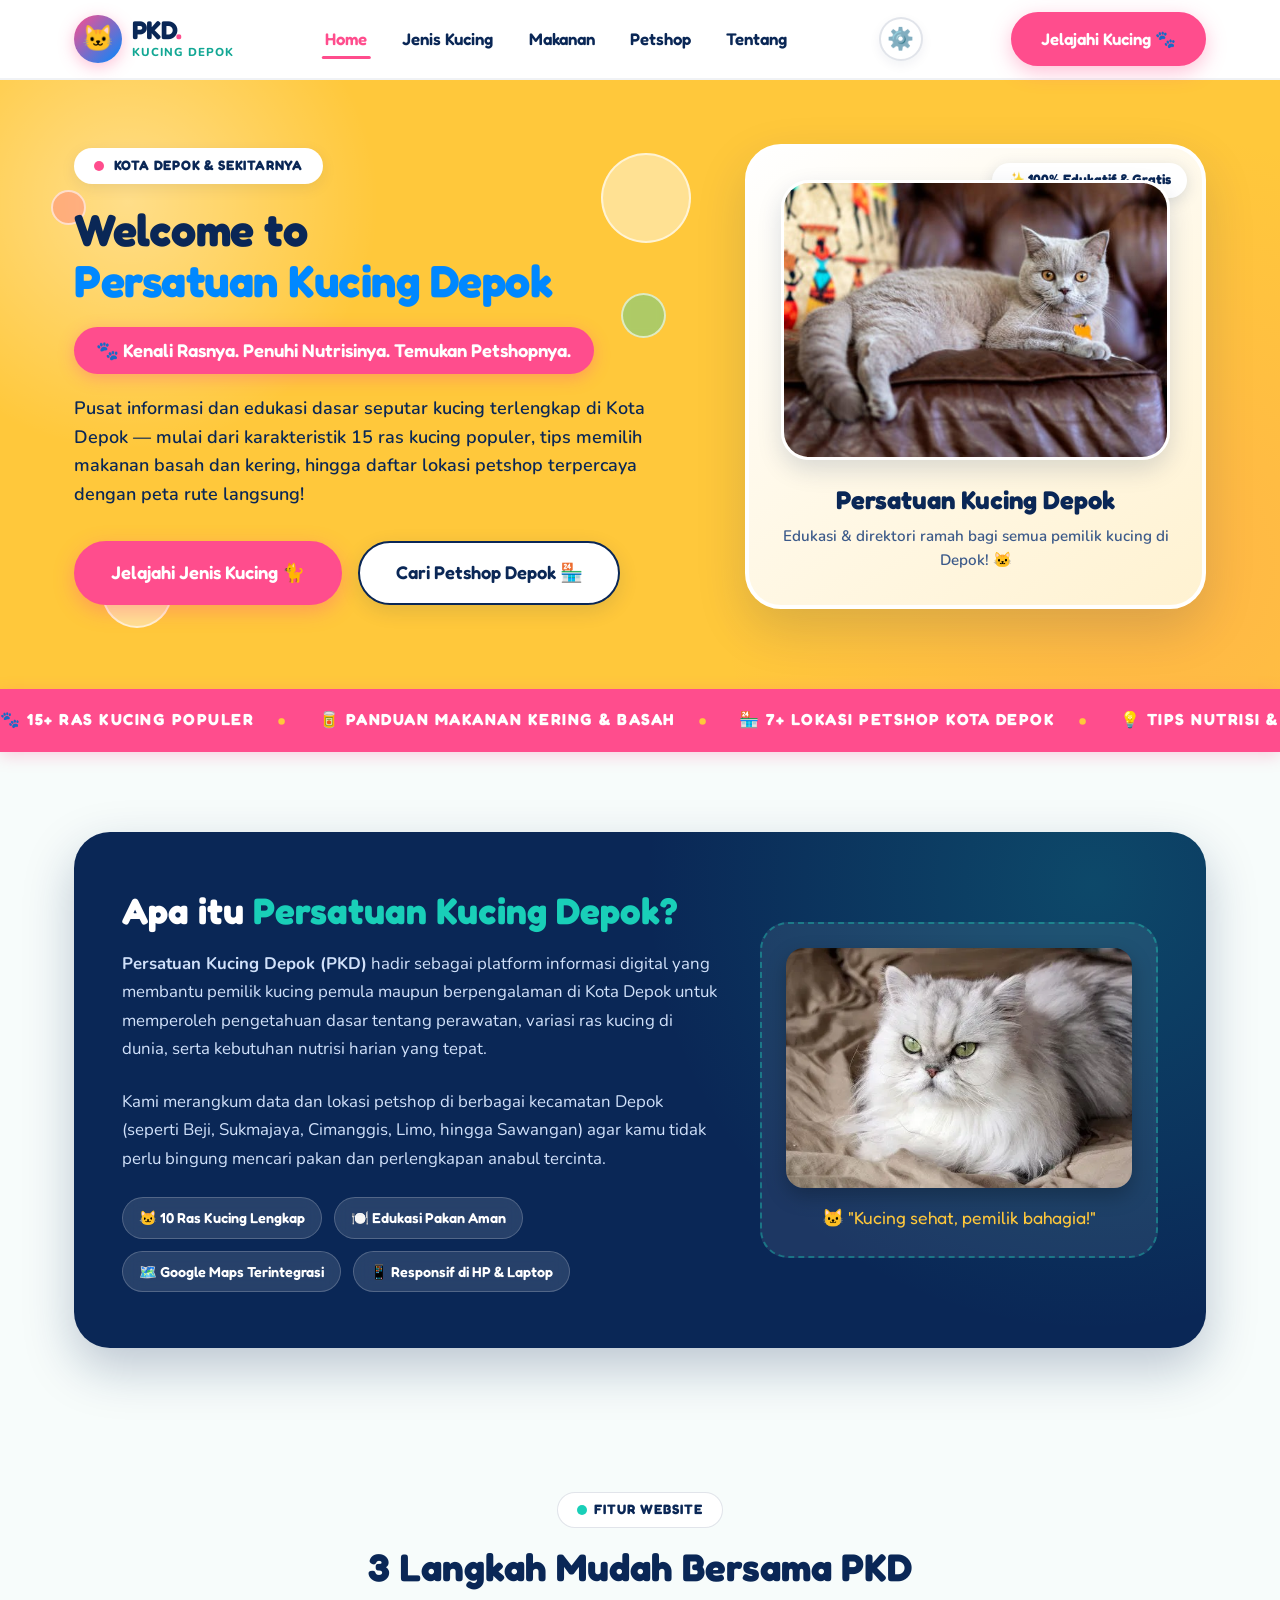
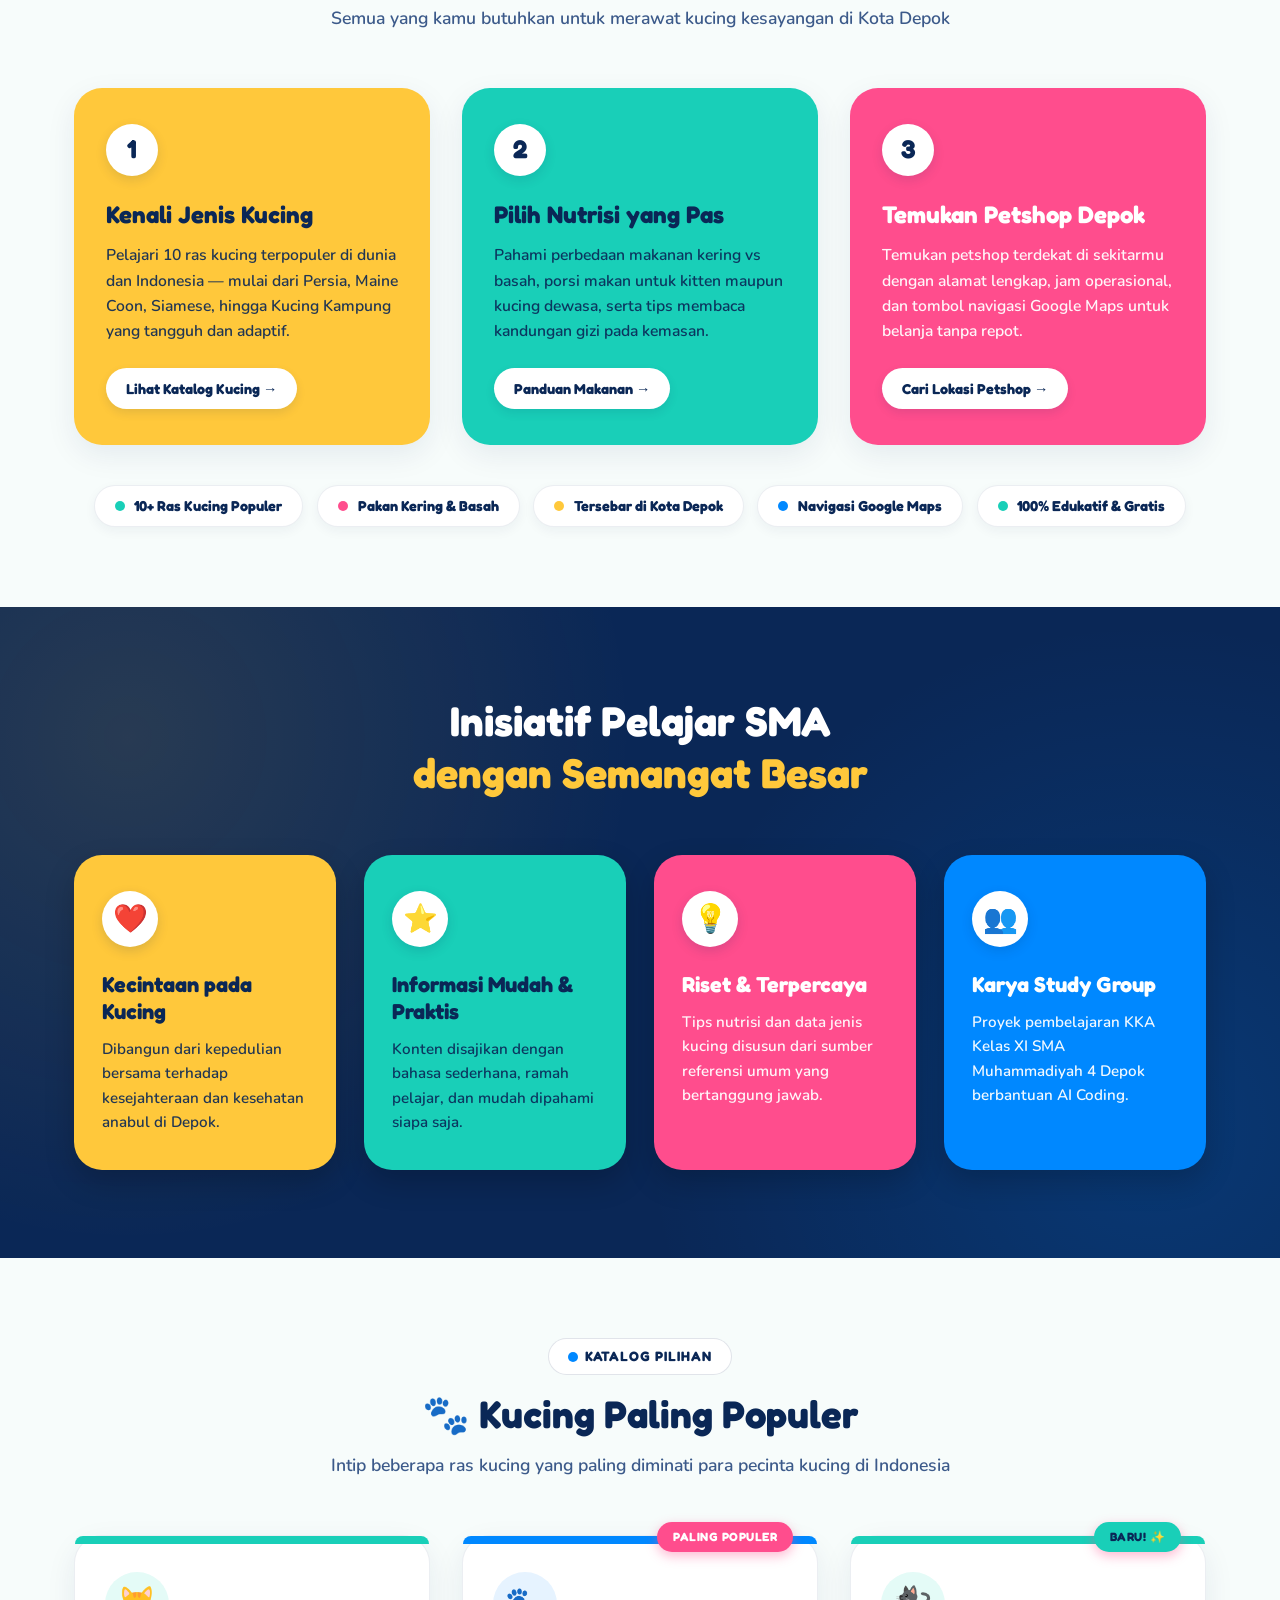
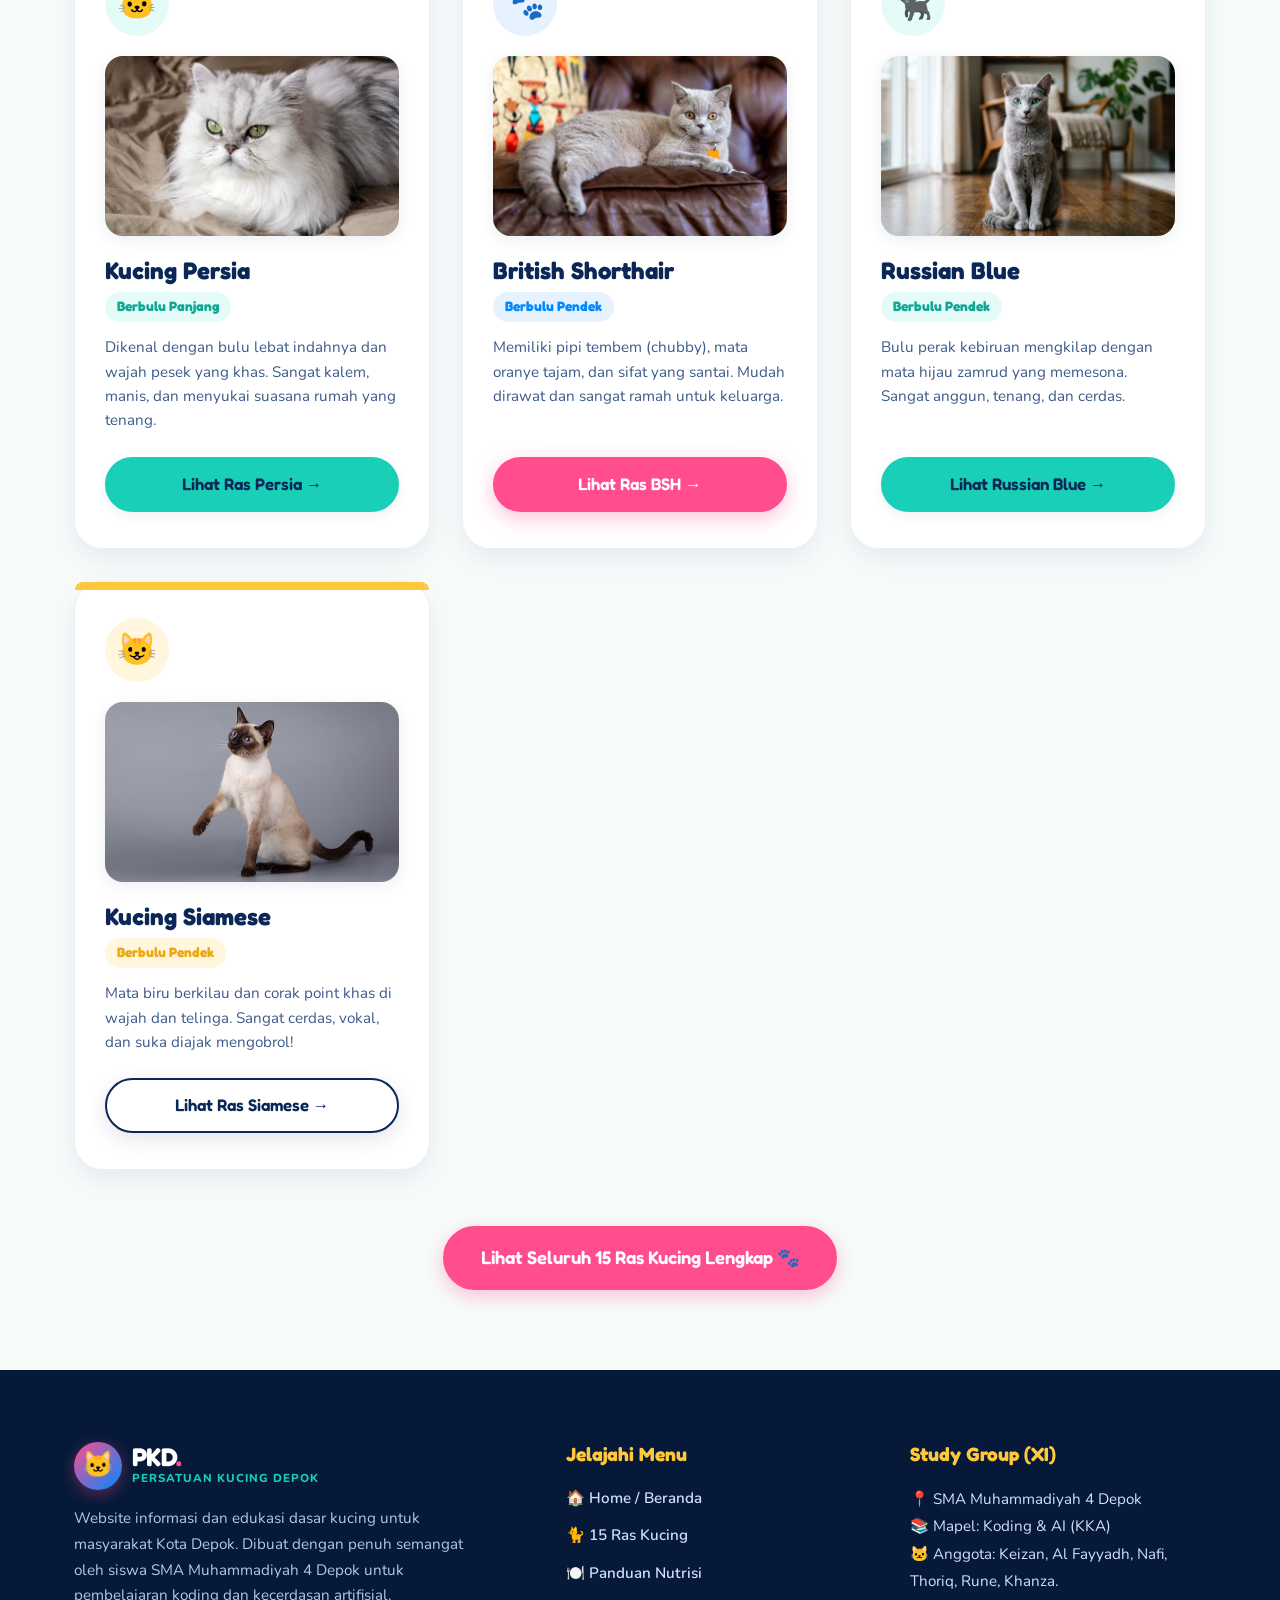
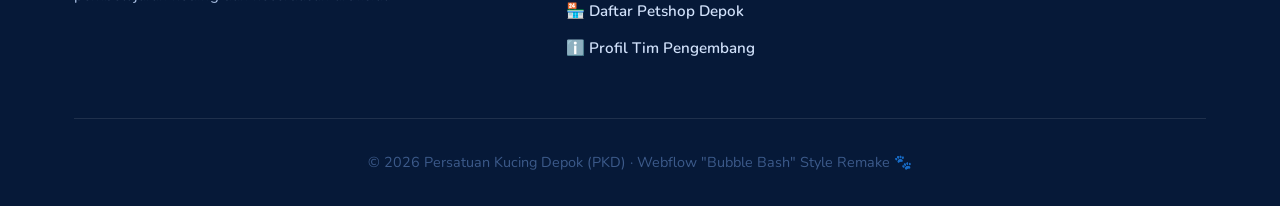
<file: index.html>
<!DOCTYPE html>
<html lang="id">
<head>
  <meta charset="UTF-8" />
  <meta name="viewport" content="width=device-width, initial-scale=1.0" />
  <meta name="description" content="Persatuan Kucing Depok (PKD) — Pusat informasi kucing untuk warga Depok: jenis kucing, makanan, dan petshop terpercaya." />
  <title>Beranda — Persatuan Kucing Depok (PKD)</title>

  <!-- Google Fonts: Fredoka (Heading) & Nunito (Body) -->
  <link rel="preconnect" href="https://fonts.googleapis.com" />
  <link rel="preconnect" href="https://fonts.gstatic.com" crossorigin />
  <link href="https://fonts.googleapis.com/css2?family=Fredoka:wght@400;500;600;700&family=Nunito:wght@400;600;700;800;900&display=swap" rel="stylesheet" />

  <!-- Stylesheet -->
  <link rel="stylesheet" href="css/style.css" />
</head>
<body>

  <!-- ==================== HEADER ==================== -->
  <header class="header" role="banner">
    <div class="container">
      <div class="header-inner">

        <!-- Logo Bubble Bash Style -->
        <a href="index.html" class="logo" aria-label="PKD — Halaman Beranda">
          <div class="logo-bubble" aria-hidden="true">🐱</div>
          <div class="logo-text-group">
            <span class="logo-title">PKD<span>.</span></span>
            <span class="logo-sub">Kucing Depok</span>
          </div>
        </a>

        <!-- Hamburger button (mobile) -->
        <button class="hamburger" aria-label="Buka menu navigasi" aria-expanded="false" aria-controls="nav-menu">
          <span class="hamburger-line"></span>
          <span class="hamburger-line"></span>
          <span class="hamburger-line"></span>
        </button>

        <!-- Navigation Menu -->
        <nav aria-label="Navigasi utama">
          <ul class="nav-menu" id="nav-menu" role="list">
            <li><a href="index.html"   class="nav-link active">Home</a></li>
            <li><a href="kucing.html"  class="nav-link">Jenis Kucing</a></li>
            <li><a href="makanan.html" class="nav-link">Makanan</a></li>
            <li><a href="petshop.html" class="nav-link">Petshop</a></li>
            <li><a href="tentang.html" class="nav-link">Tentang</a></li>
          </ul>
        </nav>

        <!-- Header CTA Button -->
        <a href="kucing.html" class="btn btn-pink header-cta">Jelajahi Kucing 🐾</a>

      </div>
    </div>
  </header>

  <!-- ==================== MAIN ==================== -->
  <main id="main-content">

    <!-- HERO SECTION (SUNNY YELLOW & BUBBLE BASH STYLE) -->
    <section class="hero-bubble" aria-labelledby="hero-heading">
      <!-- Floating Background Bubbles -->
      <div class="floating-circle circle-1" aria-hidden="true"></div>
      <div class="floating-circle circle-2" aria-hidden="true"></div>
      <div class="floating-circle circle-3" aria-hidden="true"></div>
      <div class="floating-circle circle-4" aria-hidden="true"></div>

      <div class="container">
        <div class="hero-grid">

          <!-- Left Column: Content -->
          <div class="hero-content">
            <div class="pill-badge">
              <span class="pill-dot"></span>
              KOTA DEPOK & SEKITARNYA
            </div>

            <h1 class="hero-title" id="hero-heading">
              Welcome to<br />
              <span class="brand-highlight">Persatuan Kucing Depok</span>
            </h1>

            <div class="hero-ribbon-pill">
              🐾 Kenali Rasnya. Penuhi Nutrisinya. Temukan Petshopnya.
            </div>

            <p class="hero-description">
              Pusat informasi dan edukasi dasar seputar kucing terlengkap di Kota Depok — 
              mulai dari karakteristik 10 ras kucing populer, tips memilih makanan basah dan kering, 
              hingga daftar lokasi petshop terpercaya dengan peta rute langsung!
            </p>

            <div class="hero-actions">
              <a href="kucing.html" class="btn btn-pink btn-lg">
                Jelajahi Jenis Kucing 🐈
              </a>
              <a href="petshop.html" class="btn btn-white btn-lg">
                Cari Petshop Depok 🏪
              </a>
            </div>
          </div>

          <!-- Right Column: Visual Showcase -->
          <div class="hero-showcase">
            <div class="hero-card-showcase">
              <div class="hero-floating-tag">
                <span>✨</span> 100% Edukatif & Gratis
              </div>
              <div class="hero-cat-img-wrapper">
                <img src="images/british-shorthair.jpg" alt="Kucing British Shorthair Lucu PKD" />
              </div>
              <h2 class="hero-card-title">Persatuan Kucing Depok</h2>
              <p class="hero-card-caption">
                Edukasi & direktori ramah bagi semua pemilik kucing di Depok! 🐱
              </p>
            </div>
          </div>

        </div>
      </div>
    </section>

    <!-- MARQUEE TICKER (HOT PINK STRIP) -->
    <div class="marquee-wrapper" aria-hidden="true">
      <div class="marquee-content">
        <span class="marquee-item">🐾 10+ RAS KUCING POPULER</span>
        <span class="marquee-item">🥫 PANDUAN MAKANAN KERING & BASAH</span>
        <span class="marquee-item">🏪 7+ LOKASI PETSHOP KOTA DEPOK</span>
        <span class="marquee-item">💡 TIPS NUTRISI & KESEHATAN HARIAN</span>
        <span class="marquee-item">🏫 STUDY GROUP XI SMA MUHAMMADIYAH 4 DEPOK</span>
        <span class="marquee-item">❤️ 100% GRATIS & RAMAH PEMULA</span>
        <!-- Duplikat untuk seamless loop -->
        <span class="marquee-item">🐾 10+ RAS KUCING POPULER</span>
        <span class="marquee-item">🥫 PANDUAN MAKANAN KERING & BASAH</span>
        <span class="marquee-item">🏪 7+ LOKASI PETSHOP KOTA DEPOK</span>
        <span class="marquee-item">💡 TIPS NUTRISI & KESEHATAN HARIAN</span>
        <span class="marquee-item">🏫 STUDY GROUP XI SMA MUHAMMADIYAH 4 DEPOK</span>
        <span class="marquee-item">❤️ 100% GRATIS & RAMAH PEMULA</span>
      </div>
    </div>

    <!-- SECTION 1: "APA ITU PKD?" (DEEP NAVY SPLIT CARD) -->
    <section class="section">
      <div class="container">

        <div class="about-pkd-card">
          <div class="about-pkd-grid">
            <div class="about-pkd-info">
              <h2 class="about-pkd-title">
                Apa itu <span>Persatuan Kucing Depok?</span>
              </h2>
              <p class="about-pkd-text">
                <strong>Persatuan Kucing Depok (PKD)</strong> hadir sebagai platform informasi digital yang membantu 
                pemilik kucing pemula maupun berpengalaman di Kota Depok untuk memperoleh pengetahuan dasar tentang 
                perawatan, variasi ras kucing di dunia, serta kebutuhan nutrisi harian yang tepat.
              </p>
              <p class="about-pkd-text">
                Kami merangkum data dan lokasi petshop di berbagai kecamatan Depok (seperti Beji, Sukmajaya, Cimanggis, 
                Limo, hingga Sawangan) agar kamu tidak perlu bingung mencari pakan dan perlengkapan anabul tercinta.
              </p>
              <div class="about-pkd-highlights">
                <span class="highlight-chip">🐱 10 Ras Kucing Lengkap</span>
                <span class="highlight-chip">🍽️ Edukasi Pakan Aman</span>
                <span class="highlight-chip">🗺️ Google Maps Terintegrasi</span>
                <span class="highlight-chip">📱 Responsif di HP & Laptop</span>
              </div>
            </div>

            <div class="about-pkd-media">
              <img src="images/persia.webp" alt="Kucing Persia PKD" class="about-cat-preview" />
              <p style="margin-top: 1rem; font-family: var(--font-heading); font-size: 1.1rem; color: var(--color-yellow);">
                🐱 "Kucing sehat, pemilik bahagia!"
              </p>
            </div>
          </div>
        </div>

      </div>
    </section>

    <!-- SECTION 2: 3 FITUR UTAMA (YELLOW, TEAL, PINK CHUNKY CARDS) -->
    <section class="section" style="padding-top: 0;">
      <div class="container">

        <div class="section-title-wrap">
          <span class="section-pill-tag">
            <span class="pill-dot teal"></span> FITUR WEBSITE
          </span>
          <h2 class="section-main-title">3 Langkah Mudah Bersama PKD</h2>
          <p class="section-subtitle">
            Semua yang kamu butuhkan untuk merawat kucing kesayangan di Kota Depok
          </p>
        </div>

        <div class="steps-grid">

          <!-- Step 1: Yellow -->
          <div class="step-card step-card-yellow">
            <div class="step-number-circle">1</div>
            <h3>Kenali Jenis Kucing</h3>
            <p>
              Pelajari 10 ras kucing terpopuler di dunia dan Indonesia — mulai dari Persia, Maine Coon, 
              Siamese, hingga Kucing Kampung yang tangguh dan adaptif.
            </p>
            <a href="kucing.html" class="step-card-btn">Lihat Katalog Kucing →</a>
          </div>

          <!-- Step 2: Teal -->
          <div class="step-card step-card-teal">
            <div class="step-number-circle">2</div>
            <h3>Pilih Nutrisi yang Pas</h3>
            <p>
              Pahami perbedaan makanan kering vs basah, porsi makan untuk kitten maupun kucing dewasa, 
              serta tips membaca kandungan gizi pada kemasan.
            </p>
            <a href="makanan.html" class="step-card-btn">Panduan Makanan →</a>
          </div>

          <!-- Step 3: Pink -->
          <div class="step-card step-card-pink">
            <div class="step-number-circle">3</div>
            <h3>Temukan Petshop Depok</h3>
            <p>
              Temukan petshop terdekat di sekitarmu dengan alamat lengkap, jam operasional, dan tombol 
              navigasi Google Maps untuk belanja tanpa repot.
            </p>
            <a href="petshop.html" class="step-card-btn">Cari Lokasi Petshop →</a>
          </div>

        </div>

        <!-- Pill Badges Row -->
        <div class="pill-badges-row">
          <div class="feature-pill"><span class="pill-dot teal"></span> 10+ Ras Kucing Populer</div>
          <div class="feature-pill"><span class="pill-dot"></span> Pakan Kering & Basah</div>
          <div class="feature-pill"><span class="pill-dot yellow"></span> Tersebar di Kota Depok</div>
          <div class="feature-pill"><span class="pill-dot blue"></span> Navigasi Google Maps</div>
          <div class="feature-pill"><span class="pill-dot teal"></span> 100% Edukatif & Gratis</div>
        </div>

      </div>
    </section>

    <!-- SECTION 3: DARK NAVY 4-CARD SHOWCASE (SCREENSHOT 4 STYLE) -->
    <section class="dark-navy-section">
      <div class="container">

        <h2 class="dark-navy-title">
          Inisiatif Pelajar SMA<br />
          <span>dengan Semangat Besar</span>
        </h2>

        <div class="four-cards-grid">

          <!-- Card 1: Yellow -->
          <div class="chunky-feature-card card-yellow">
            <div class="card-icon-badge" aria-hidden="true">❤️</div>
            <h3>Kecintaan pada Kucing</h3>
            <p>
              Dibangun dari kepedulian bersama terhadap kesejahteraan dan kesehatan anabul di Depok.
            </p>
          </div>

          <!-- Card 2: Teal -->
          <div class="chunky-feature-card card-teal">
            <div class="card-icon-badge" aria-hidden="true">⭐</div>
            <h3>Informasi Mudah & Praktis</h3>
            <p>
              Konten disajikan dengan bahasa sederhana, ramah pelajar, dan mudah dipahami siapa saja.
            </p>
          </div>

          <!-- Card 3: Pink -->
          <div class="chunky-feature-card card-pink">
            <div class="card-icon-badge" aria-hidden="true">💡</div>
            <h3>Riset & Terpercaya</h3>
            <p>
              Tips nutrisi dan data jenis kucing disusun dari sumber referensi umum yang bertanggung jawab.
            </p>
          </div>

          <!-- Card 4: Blue -->
          <div class="chunky-feature-card card-blue">
            <div class="card-icon-badge" aria-hidden="true">👥</div>
            <h3>Karya Study Group</h3>
            <p>
              Proyek pembelajaran KKA Kelas XI SMA Muhammadiyah 4 Depok berbantuan AI Coding.
            </p>
          </div>

        </div>

      </div>
    </section>

    <!-- SECTION 4: KUCING PILIHAN (ARCH CARDS - SCREENSHOT 5 STYLE) -->
    <section class="section">
      <div class="container">

        <div class="section-title-wrap">
          <span class="section-pill-tag">
            <span class="pill-dot blue"></span> KATALOG PILIHAN
          </span>
          <h2 class="section-main-title">🐾 Kucing Paling Populer</h2>
          <p class="section-subtitle">
            Intip beberapa ras kucing yang paling diminati para pecinta kucing di Indonesia
          </p>
        </div>

        <div class="preview-cards-grid">

          <!-- Card 1: Persia (Teal Arch) -->
          <div class="catalog-card arch-teal">
            <div class="catalog-card-icon teal-bg" aria-hidden="true">🐱</div>
            <img src="images/persia.webp" alt="Foto Kucing Persia" class="catalog-card-img" />
            <h3>Kucing Persia</h3>
            <span class="catalog-badge-pill badge-teal">Berbulu Panjang</span>
            <p>
              Dikenal dengan bulu lebat indahnya dan wajah pesek yang khas. Sangat kalem, manis, dan menyukai suasana rumah yang tenang.
            </p>
            <a href="kucing.html" class="btn btn-teal">Lihat Ras Persia →</a>
          </div>

          <!-- Card 2: British Shorthair (Blue Arch + Most Popular Badge) -->
          <div class="catalog-card arch-blue">
            <div class="badge-popular">PALING POPULER</div>
            <div class="catalog-card-icon blue-bg" aria-hidden="true">🐾</div>
            <img src="images/british-shorthair.jpg" alt="Foto Kucing British Shorthair" class="catalog-card-img" />
            <h3>British Shorthair</h3>
            <span class="catalog-badge-pill badge-blue">Berbulu Pendek</span>
            <p>
              Memiliki pipi tembem (chubby), mata oranye tajam, dan sifat yang santai. Mudah dirawat dan sangat ramah untuk keluarga.
            </p>
            <a href="kucing.html" class="btn btn-pink">Lihat Ras BSH →</a>
          </div>

          <!-- Card 3: Russian Blue (Teal Arch + New Badge) -->
          <div class="catalog-card arch-teal">
            <div class="badge-popular" style="background-color: var(--color-teal); color: var(--color-navy);">BARU! ✨</div>
            <div class="catalog-card-icon teal-bg" aria-hidden="true">🐈‍⬛</div>
            <img src="images/russian-blue.jpg" alt="Foto Kucing Russian Blue" class="catalog-card-img" />
            <h3>Russian Blue</h3>
            <span class="catalog-badge-pill badge-teal">Berbulu Pendek</span>
            <p>
              Bulu perak kebiruan mengkilap dengan mata hijau zamrud yang memesona. Sangat anggun, tenang, dan cerdas.
            </p>
            <a href="kucing.html" class="btn btn-teal">Lihat Russian Blue →</a>
          </div>

          <!-- Card 4: Siamese (Yellow Arch) -->
          <div class="catalog-card arch-yellow">
            <div class="catalog-card-icon yellow-bg" aria-hidden="true">😺</div>
            <img src="images/siamese.jpg" alt="Foto Kucing Siamese" class="catalog-card-img" />
            <h3>Kucing Siamese</h3>
            <span class="catalog-badge-pill badge-yellow">Berbulu Pendek</span>
            <p>
              Mata biru berkilau dan corak point khas di wajah dan telinga. Sangat cerdas, vokal, dan suka diajak mengobrol!
            </p>
            <a href="kucing.html" class="btn btn-outline">Lihat Ras Siamese →</a>
          </div>

        </div>

        <div class="text-center" style="margin-top: 3.5rem;">
          <a href="kucing.html" class="btn btn-pink btn-lg">
            Lihat Seluruh 15 Ras Kucing Lengkap 🐾
          </a>
        </div>

      </div>
    </section>

  </main>

  <!-- ==================== FOOTER ==================== -->
  <footer class="footer" role="contentinfo">
    <div class="container">
      <div class="footer-grid">

        <!-- Col 1: Brand -->
        <div class="footer-brand">
          <div class="logo" style="margin-bottom: 1rem;">
            <div class="logo-bubble" aria-hidden="true">🐱</div>
            <div class="logo-text-group">
              <span class="logo-title" style="color: var(--color-white);">PKD<span>.</span></span>
              <span class="logo-sub" style="color: var(--color-teal);">Persatuan Kucing Depok</span>
            </div>
          </div>
          <p class="footer-text">
            Website informasi dan edukasi dasar kucing untuk masyarakat Kota Depok. Dibuat dengan penuh 
            semangat oleh siswa SMA Muhammadiyah 4 Depok untuk pembelajaran koding dan kecerdasan artifisial.
          </p>
        </div>

        <!-- Col 2: Navigasi -->
        <div class="footer-col">
          <h4 class="footer-title">Jelajahi Menu</h4>
          <ul class="footer-links" role="list">
            <li><a href="index.html">🏠 Home / Beranda</a></li>
            <li><a href="kucing.html">🐈 15 Ras Kucing</a></li>
            <li><a href="makanan.html">🍽️ Panduan Nutrisi</a></li>
            <li><a href="petshop.html">🏪 Daftar Petshop Depok</a></li>
            <li><a href="tentang.html">ℹ️ Profil Tim Pengembang</a></li>
          </ul>
        </div>

        <!-- Col 3: Identitas Kelompok -->
        <div class="footer-col">
          <h4 class="footer-title">Study Group (XI)</h4>
          <p style="font-size: 0.95rem; color: #D1E1FA; line-height: 1.8;">
            📍 SMA Muhammadiyah 4 Depok<br />
            📚 Mapel: Koding & AI (KKA)<br />
            🐱 Anggota: Keizan, Al Fayyadh, Nafi, Thoriq, Rune, Khanza.
          </p>
        </div>

      </div>

      <div class="footer-bottom">
        <p>© 2026 Persatuan Kucing Depok (PKD) · Webflow "Bubble Bash" Style Remake 🐾</p>
      </div>
    </div>
  </footer>

  <!-- Scripts -->
  <script src="js/data.js" defer></script>
  <script src="js/main.js" defer></script>
  <script src="js/settings.js" defer></script>
</body>
</html>
</file>
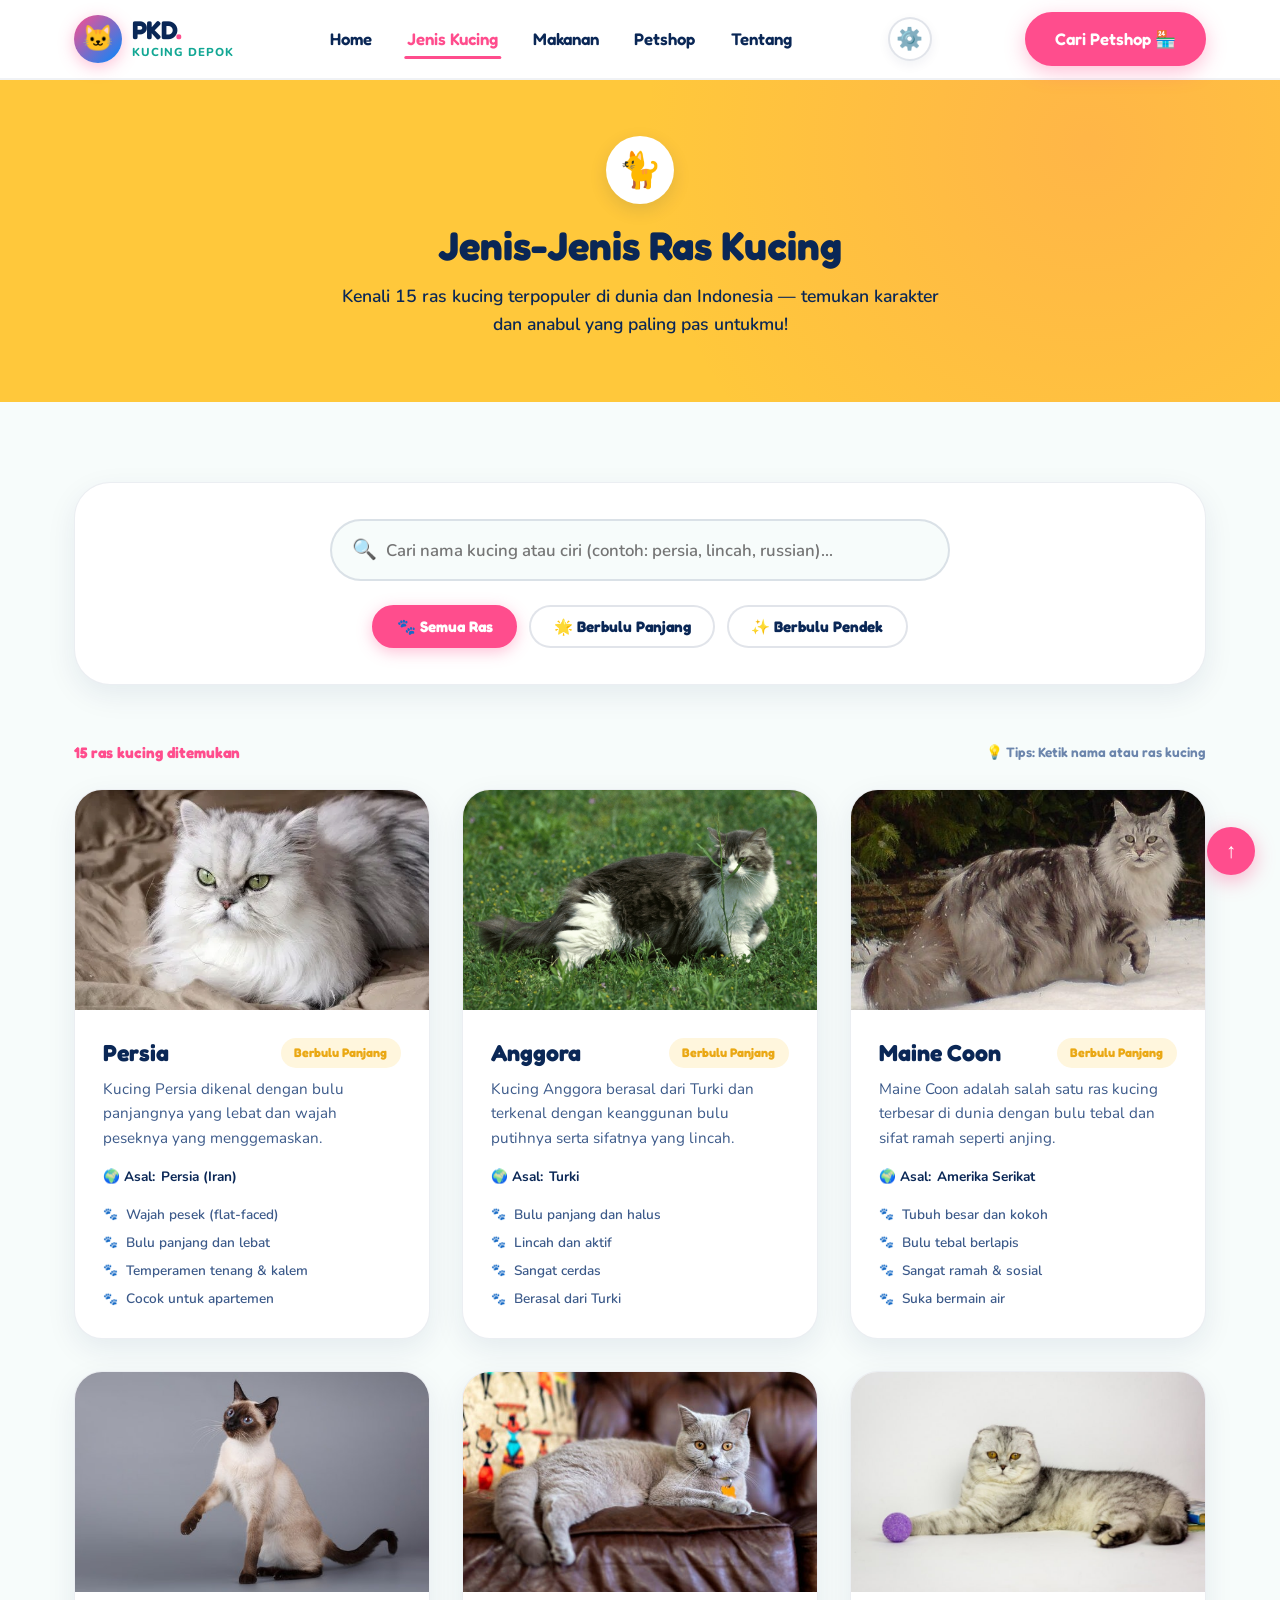
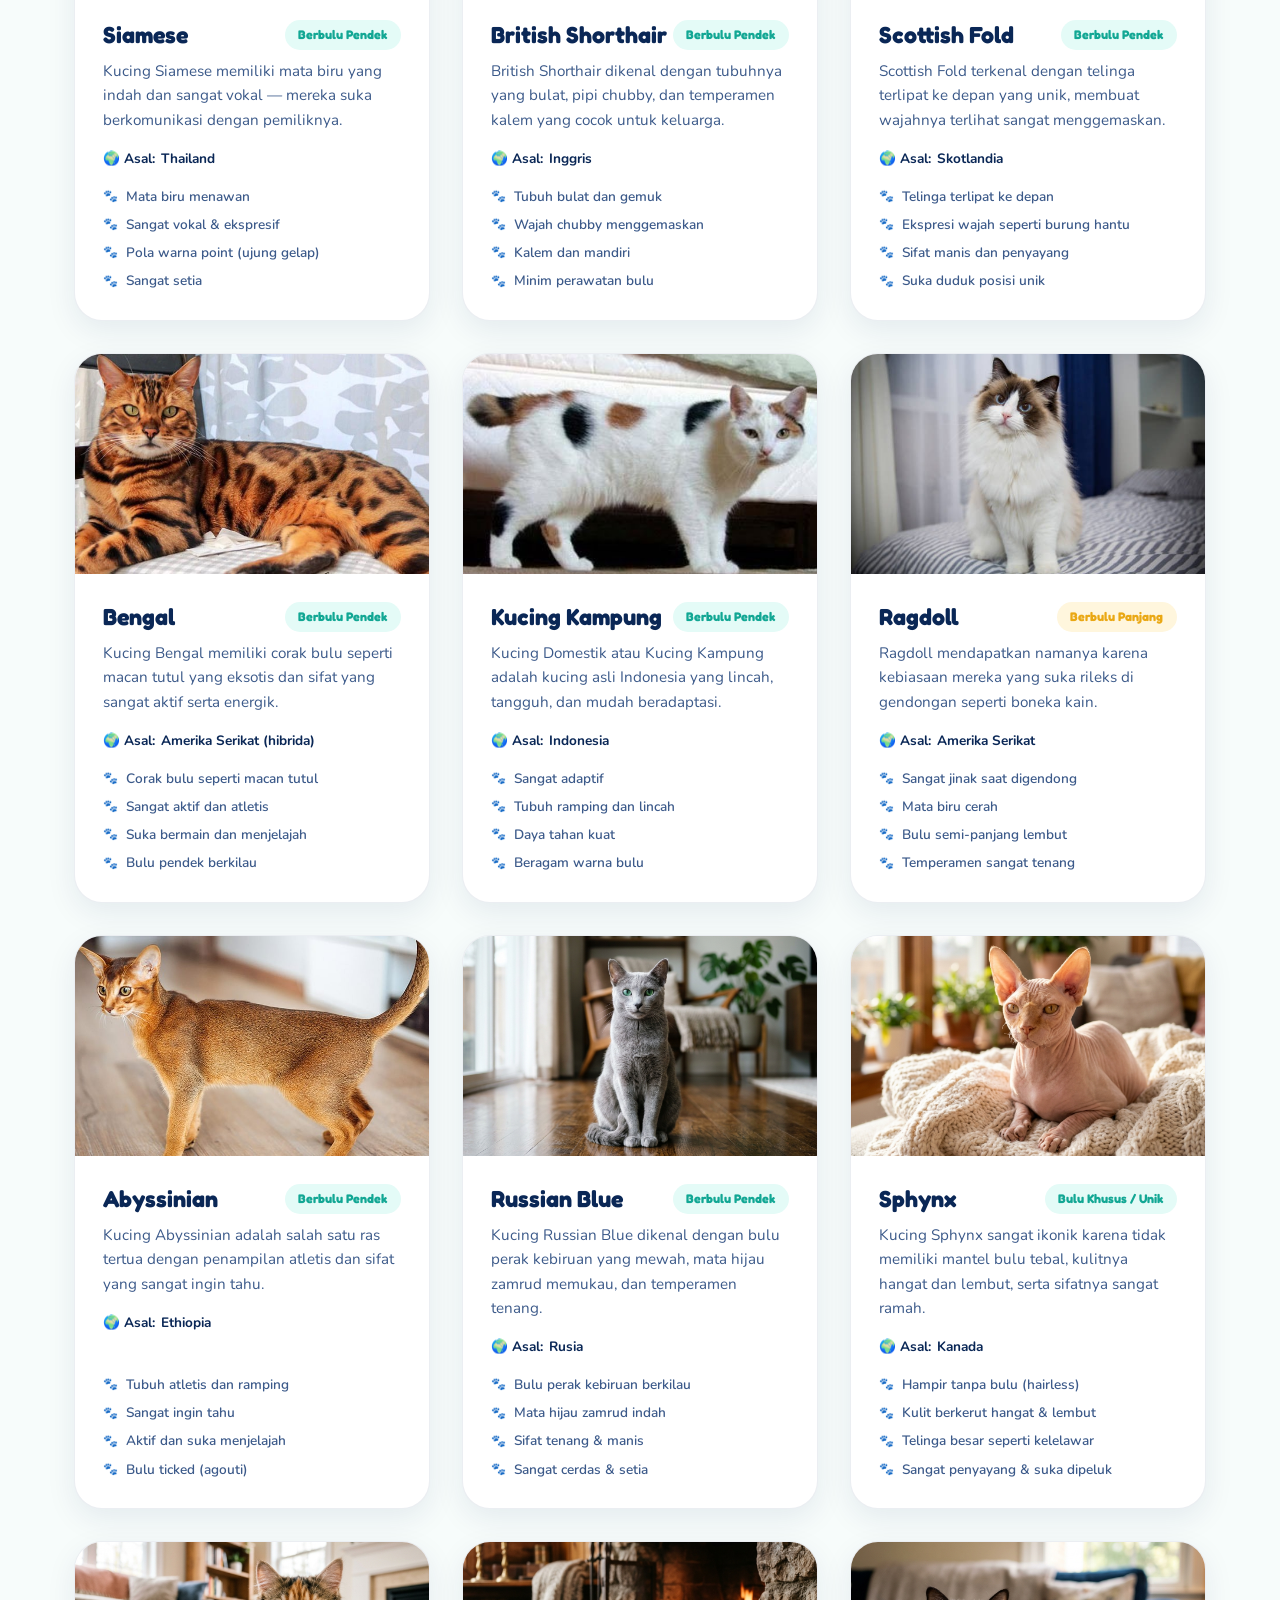
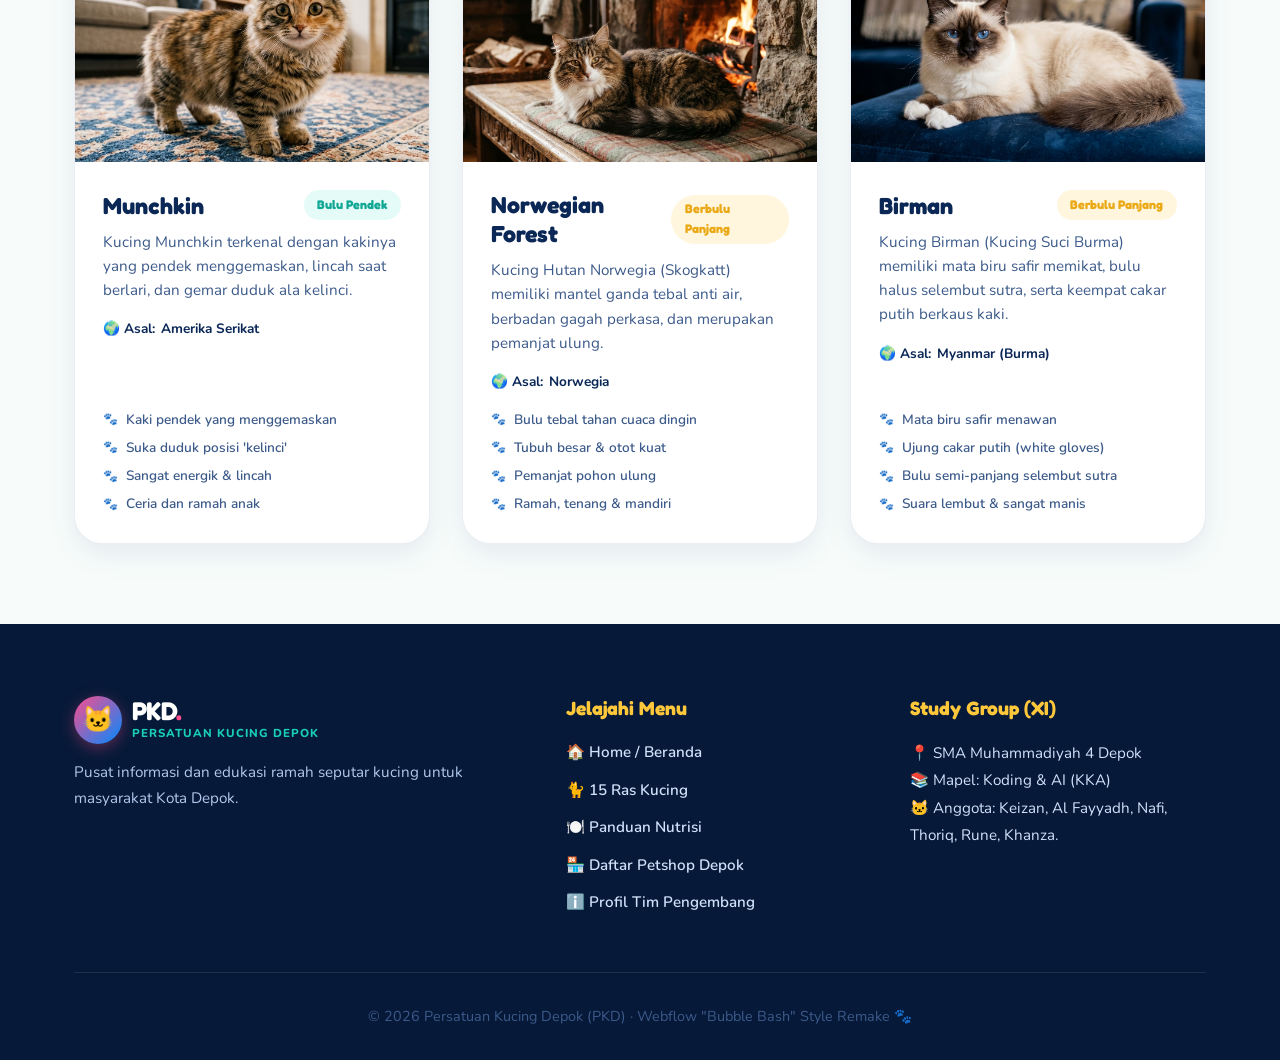
<file: kucing.html>
<!DOCTYPE html>
<html lang="id">
<head>
  <meta charset="UTF-8" />
  <meta name="viewport" content="width=device-width, initial-scale=1.0" />
  <meta name="description" content="Katalog 10 Ras Kucing Populer di Indonesia — Cari dan filter kucing berbulu panjang atau pendek." />
  <title>Jenis-Jenis Kucing — Persatuan Kucing Depok (PKD)</title>

  <!-- Google Fonts: Fredoka & Nunito -->
  <link rel="preconnect" href="https://fonts.googleapis.com" />
  <link rel="preconnect" href="https://fonts.gstatic.com" crossorigin />
  <link href="https://fonts.googleapis.com/css2?family=Fredoka:wght@400;500;600;700&family=Nunito:wght@400;600;700;800;900&display=swap" rel="stylesheet" />

  <!-- Stylesheet -->
  <link rel="stylesheet" href="css/style.css" />
</head>
<body>

  <!-- ==================== HEADER ==================== -->
  <header class="header" role="banner">
    <div class="container">
      <div class="header-inner">

        <a href="index.html" class="logo" aria-label="PKD — Halaman Beranda">
          <div class="logo-bubble" aria-hidden="true">🐱</div>
          <div class="logo-text-group">
            <span class="logo-title">PKD<span>.</span></span>
            <span class="logo-sub">Kucing Depok</span>
          </div>
        </a>

        <button class="hamburger" aria-label="Buka menu navigasi" aria-expanded="false" aria-controls="nav-menu">
          <span class="hamburger-line"></span>
          <span class="hamburger-line"></span>
          <span class="hamburger-line"></span>
        </button>

        <nav aria-label="Navigasi utama">
          <ul class="nav-menu" id="nav-menu" role="list">
            <li><a href="index.html"   class="nav-link">Home</a></li>
            <li><a href="kucing.html"  class="nav-link active">Jenis Kucing</a></li>
            <li><a href="makanan.html" class="nav-link">Makanan</a></li>
            <li><a href="petshop.html" class="nav-link">Petshop</a></li>
            <li><a href="tentang.html" class="nav-link">Tentang</a></li>
          </ul>
        </nav>

        <a href="petshop.html" class="btn btn-pink header-cta">Cari Petshop 🏪</a>

      </div>
    </div>
  </header>

  <!-- ==================== MAIN ==================== -->
  <main id="main-content">

    <!-- PAGE HERO BANNER (BUBBLE BASH STYLE) -->
    <section class="page-hero-bubble" aria-labelledby="page-heading">
      <div class="container">
        <div class="page-hero-icon" aria-hidden="true">🐈</div>
        <h1 class="page-hero-title" id="page-heading">Jenis-Jenis Ras Kucing</h1>
        <p class="page-hero-desc">
          Kenali 15 ras kucing terpopuler di dunia dan Indonesia — temukan karakter dan anabul yang paling pas untukmu!
        </p>
      </div>
    </section>

    <!-- SEARCH & FILTER SECTION -->
    <section class="section">
      <div class="container">

        <!-- Search & Filter Card -->
        <div class="search-filter-wrapper">
          <div class="search-input-pill-wrap" role="search">
            <span class="search-pill-icon" aria-hidden="true">🔍</span>
            <input
              type="search"
              id="cat-search"
              class="search-input-pill"
              placeholder="Cari nama kucing atau ciri (contoh: persia, lincah)..."
              aria-label="Cari jenis kucing"
              autocomplete="off"
            />
          </div>

          <div class="filter-pills-row" role="group" aria-label="Filter jenis bulu">
            <button class="filter-btn active" data-filter="semua" aria-pressed="true">
              🐾 Semua Ras
            </button>
            <button class="filter-btn" data-filter="berbulu-panjang" aria-pressed="false">
              🌟 Berbulu Panjang
            </button>
            <button class="filter-btn" data-filter="berbulu-pendek" aria-pressed="false">
              ✨ Berbulu Pendek
            </button>
          </div>
        </div>

        <!-- Result Info -->
        <div class="result-info" role="status" aria-live="polite">
          <span id="result-count">15 kucing ditemukan</span>
          <span style="font-size: 0.85rem; color: var(--color-text-muted);">💡 Tips: Ketik nama atau ras kucing</span>
        </div>

        <!-- Cat Cards Grid -->
        <div id="cat-grid" class="cat-grid" role="list" aria-label="Daftar jenis kucing">
          <!-- Dirender secara dinamis oleh js/kucing.js -->
        </div>

        <!-- Empty State -->
        <div id="empty-state" class="empty-state" role="alert" aria-live="assertive">
          <span class="empty-state-emoji" aria-hidden="true">😿</span>
          <h3>Kucing Tidak Ditemukan</h3>
          <p>Kucing dengan nama atau ciri tersebut belum tersedia di katalog kami.<br />Coba cari dengan kata kunci lain!</p>
          <button
            class="btn btn-pink btn-sm"
            onclick="document.getElementById('cat-search').value=''; document.getElementById('cat-search').dispatchEvent(new Event('input'));"
          >
            Reset Pencarian 🐾
          </button>
        </div>

      </div>
    </section>

  </main>

  <!-- ==================== FOOTER ==================== -->
  <footer class="footer" role="contentinfo">
    <div class="container">
      <div class="footer-grid">

        <div class="footer-brand">
          <div class="logo" style="margin-bottom: 1rem;">
            <div class="logo-bubble" aria-hidden="true">🐱</div>
            <div class="logo-text-group">
              <span class="logo-title" style="color: var(--color-white);">PKD<span>.</span></span>
              <span class="logo-sub" style="color: var(--color-teal);">Persatuan Kucing Depok</span>
            </div>
          </div>
          <p class="footer-text">
            Pusat informasi dan edukasi ramah seputar kucing untuk masyarakat Kota Depok.
          </p>
        </div>

        <div class="footer-col">
          <h4 class="footer-title">Jelajahi Menu</h4>
          <ul class="footer-links" role="list">
            <li><a href="index.html">🏠 Home / Beranda</a></li>
            <li><a href="kucing.html">🐈 15 Ras Kucing</a></li>
            <li><a href="makanan.html">🍽️ Panduan Nutrisi</a></li>
            <li><a href="petshop.html">🏪 Daftar Petshop Depok</a></li>
            <li><a href="tentang.html">ℹ️ Profil Tim Pengembang</a></li>
          </ul>
        </div>

        <div class="footer-col">
          <h4 class="footer-title">Study Group (XI)</h4>
          <p style="font-size: 0.95rem; color: #D1E1FA; line-height: 1.8;">
            📍 SMA Muhammadiyah 4 Depok<br />
            📚 Mapel: Koding & AI (KKA)<br />
            🐱 Anggota: Keizan, Al Fayyadh, Nafi, Thoriq, Rune, Khanza.
          </p>
        </div>

      </div>

      <div class="footer-bottom">
        <p>© 2026 Persatuan Kucing Depok (PKD) · Webflow "Bubble Bash" Style Remake 🐾</p>
      </div>
    </div>
  </footer>

  <button class="back-to-top" aria-label="Kembali ke atas">↑</button>

  <!-- Scripts -->
  <script src="js/data.js" defer></script>
  <script src="js/main.js" defer></script>
  <script src="js/kucing.js" defer></script>
  <script src="js/settings.js" defer></script>
</body>
</html>
</file>
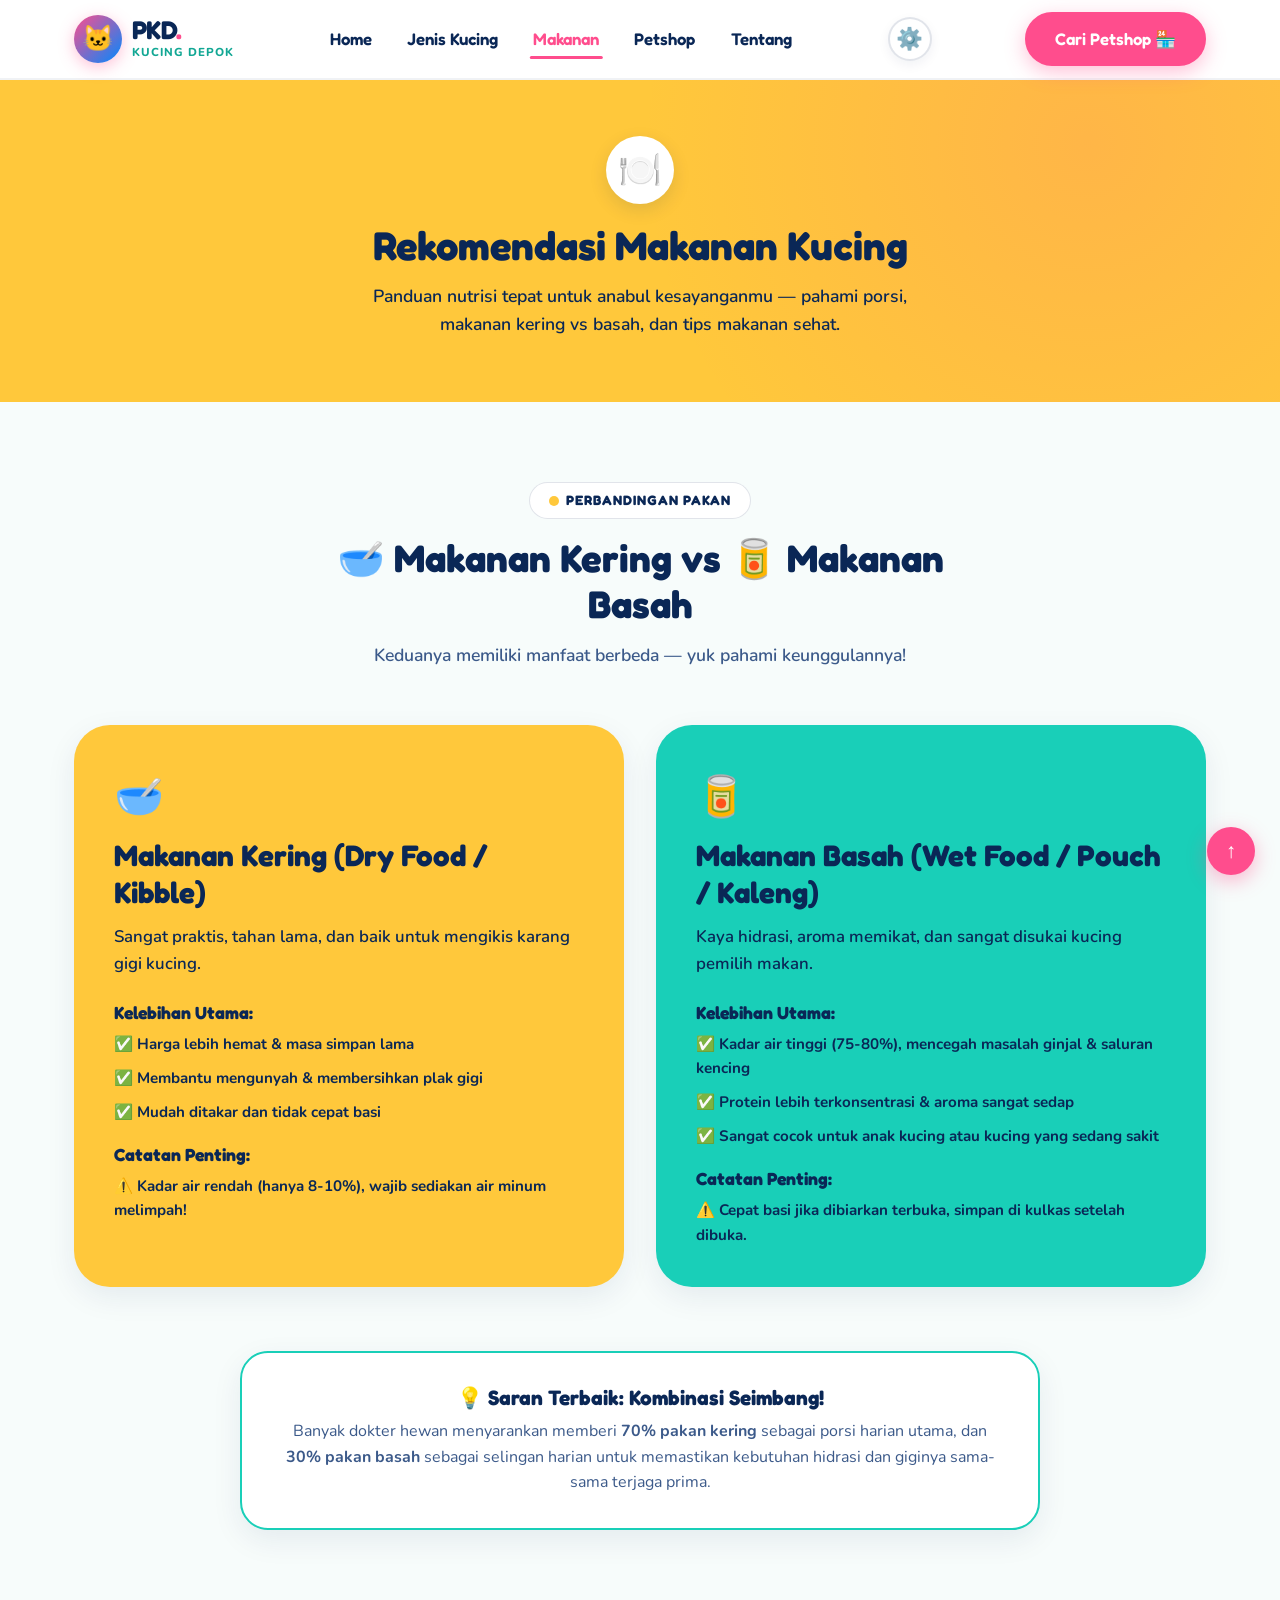
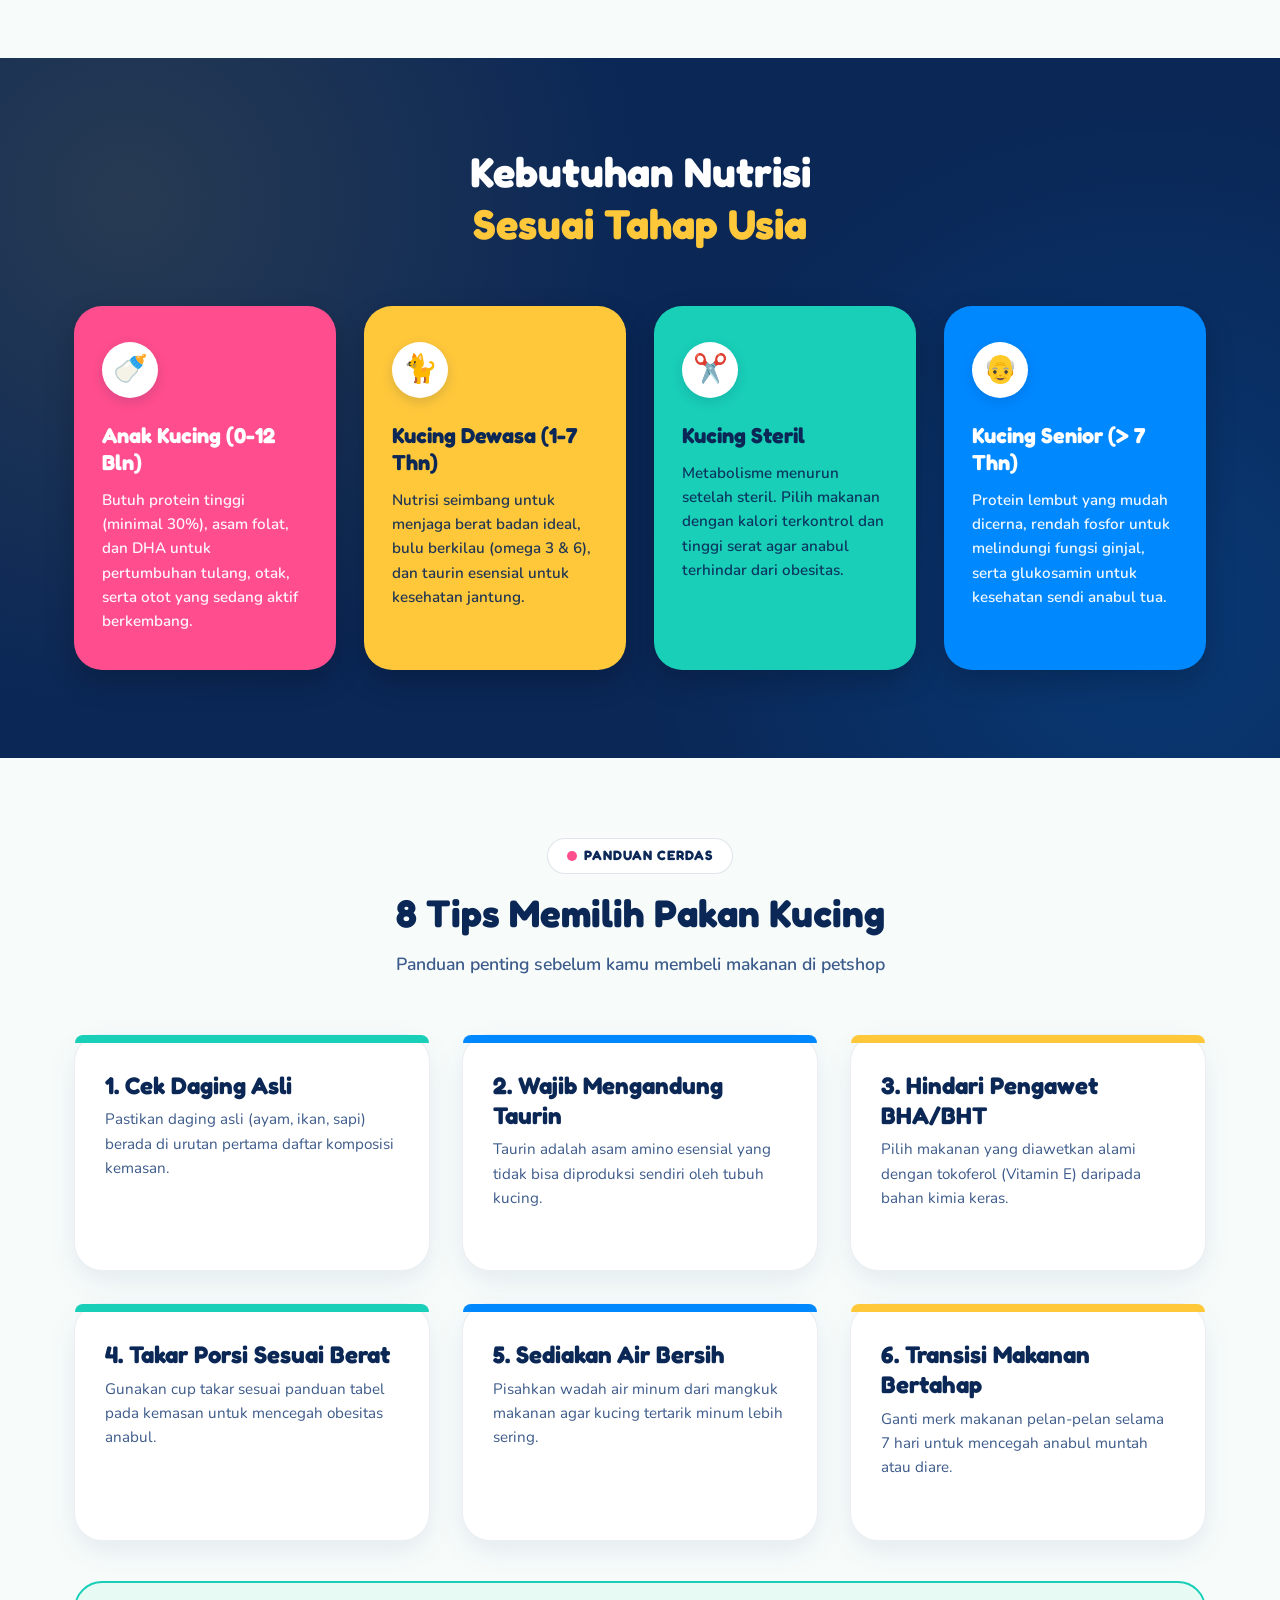
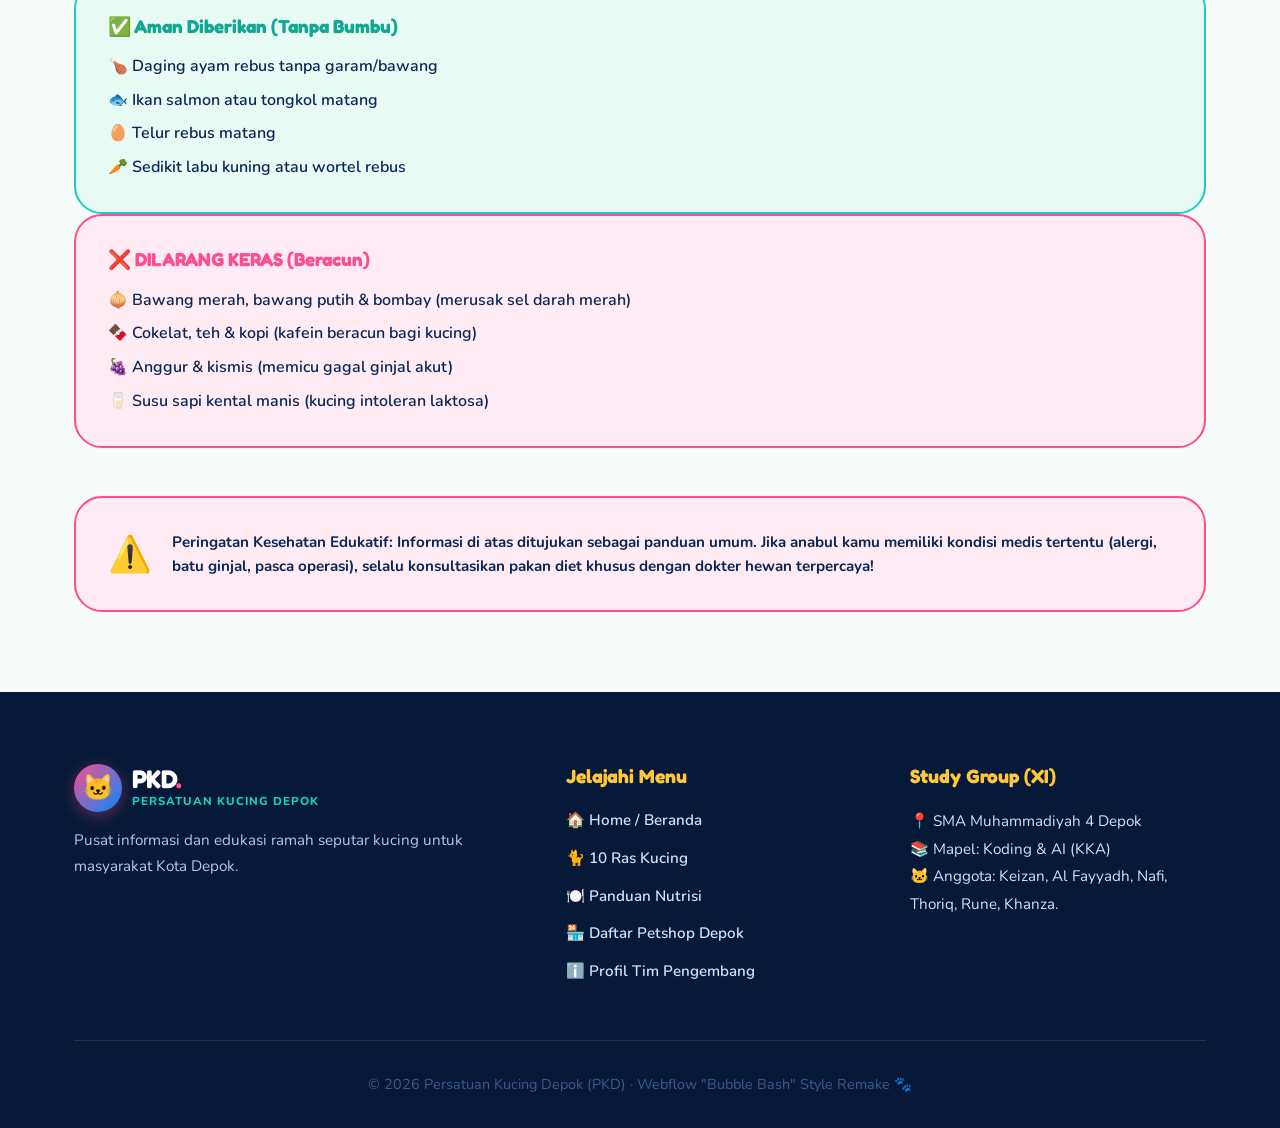
<file: makanan.html>
<!DOCTYPE html>
<html lang="id">
<head>
  <meta charset="UTF-8" />
  <meta name="viewport" content="width=device-width, initial-scale=1.0" />
  <meta name="description" content="Panduan Lengkap Makanan Kucing — Kering vs Basah, kebutuhan nutrisi sesuai usia, dan tips makanan sehat dari PKD." />
  <title>Rekomendasi Makanan Kucing — Persatuan Kucing Depok (PKD)</title>

  <!-- Google Fonts: Fredoka & Nunito -->
  <link rel="preconnect" href="https://fonts.googleapis.com" />
  <link rel="preconnect" href="https://fonts.gstatic.com" crossorigin />
  <link href="https://fonts.googleapis.com/css2?family=Fredoka:wght@400;500;600;700&family=Nunito:wght@400;600;700;800;900&display=swap" rel="stylesheet" />

  <!-- Stylesheet -->
  <link rel="stylesheet" href="css/style.css" />
</head>
<body>

  <!-- ==================== HEADER ==================== -->
  <header class="header" role="banner">
    <div class="container">
      <div class="header-inner">

        <a href="index.html" class="logo" aria-label="PKD — Halaman Beranda">
          <div class="logo-bubble" aria-hidden="true">🐱</div>
          <div class="logo-text-group">
            <span class="logo-title">PKD<span>.</span></span>
            <span class="logo-sub">Kucing Depok</span>
          </div>
        </a>

        <button class="hamburger" aria-label="Buka menu navigasi" aria-expanded="false" aria-controls="nav-menu">
          <span class="hamburger-line"></span>
          <span class="hamburger-line"></span>
          <span class="hamburger-line"></span>
        </button>

        <nav aria-label="Navigasi utama">
          <ul class="nav-menu" id="nav-menu" role="list">
            <li><a href="index.html"   class="nav-link">Home</a></li>
            <li><a href="kucing.html"  class="nav-link">Jenis Kucing</a></li>
            <li><a href="makanan.html" class="nav-link active">Makanan</a></li>
            <li><a href="petshop.html" class="nav-link">Petshop</a></li>
            <li><a href="tentang.html" class="nav-link">Tentang</a></li>
          </ul>
        </nav>

        <a href="petshop.html" class="btn btn-pink header-cta">Cari Petshop 🏪</a>

      </div>
    </div>
  </header>

  <!-- ==================== MAIN ==================== -->
  <main id="main-content">

    <!-- PAGE HERO BANNER -->
    <section class="page-hero-bubble" aria-labelledby="page-heading">
      <div class="container">
        <div class="page-hero-icon" aria-hidden="true">🍽️</div>
        <h1 class="page-hero-title" id="page-heading">Rekomendasi Makanan Kucing</h1>
        <p class="page-hero-desc">
          Panduan nutrisi tepat untuk anabul kesayanganmu — pahami porsi, makanan kering vs basah, dan tips makanan sehat.
        </p>
      </div>
    </section>

    <!-- SECTION 1: MAKANAN KERING VS BASAH -->
    <section class="section">
      <div class="container">

        <div class="section-title-wrap">
          <span class="section-pill-tag"><span class="pill-dot yellow"></span> PERBANDINGAN PAKAN</span>
          <h2 class="section-main-title">🥣 Makanan Kering vs 🥫 Makanan Basah</h2>
          <p class="section-subtitle">
            Keduanya memiliki manfaat berbeda — yuk pahami keunggulannya!
          </p>
        </div>

        <div class="food-compare-grid">

          <!-- Dry Food (Yellow Card) -->
          <div class="food-card dry-food">
            <div style="font-size: 2.5rem; margin-bottom: 0.5rem;" aria-hidden="true">🥣</div>
            <h3>Makanan Kering (Dry Food / Kibble)</h3>
            <p>Sangat praktis, tahan lama, dan baik untuk mengikis karang gigi kucing.</p>
            
            <h4 style="font-size: 1.1rem; color: var(--color-navy); margin-bottom: 0.5rem;">Kelebihan Utama:</h4>
            <ul class="food-checklist" style="margin-bottom: 1.25rem;">
              <li>✅ Harga lebih hemat & masa simpan lama</li>
              <li>✅ Membantu mengunyah & membersihkan plak gigi</li>
              <li>✅ Mudah ditakar dan tidak cepat basi</li>
            </ul>

            <h4 style="font-size: 1.1rem; color: var(--color-navy); margin-bottom: 0.5rem;">Catatan Penting:</h4>
            <ul class="food-checklist">
              <li>⚠️ Kadar air rendah (hanya 8-10%), wajib sediakan air minum melimpah!</li>
            </ul>
          </div>

          <!-- Wet Food (Teal Card) -->
          <div class="food-card wet-food">
            <div style="font-size: 2.5rem; margin-bottom: 0.5rem;" aria-hidden="true">🥫</div>
            <h3>Makanan Basah (Wet Food / Pouch / Kaleng)</h3>
            <p>Kaya hidrasi, aroma memikat, dan sangat disukai kucing pemilih makan.</p>
            
            <h4 style="font-size: 1.1rem; color: var(--color-navy); margin-bottom: 0.5rem;">Kelebihan Utama:</h4>
            <ul class="food-checklist" style="margin-bottom: 1.25rem;">
              <li>✅ Kadar air tinggi (75-80%), mencegah masalah ginjal & saluran kencing</li>
              <li>✅ Protein lebih terkonsentrasi & aroma sangat sedap</li>
              <li>✅ Sangat cocok untuk anak kucing atau kucing yang sedang sakit</li>
            </ul>

            <h4 style="font-size: 1.1rem; color: var(--color-navy); margin-bottom: 0.5rem;">Catatan Penting:</h4>
            <ul class="food-checklist">
              <li>⚠️ Cepat basi jika dibiarkan terbuka, simpan di kulkas setelah dibuka.</li>
            </ul>
          </div>

        </div>

        <!-- Kombinasi Rekomendasi (White Pill Box) -->
        <div style="background: var(--color-white); border-radius: var(--radius-lg); padding: 2rem; border: 2px solid var(--color-teal); box-shadow: var(--shadow-card); text-align: center; max-width: 800px; margin: 0 auto 3rem;">
          <h4 style="font-size: 1.3rem; color: var(--color-navy); margin-bottom: 0.5rem;">
            💡 Saran Terbaik: Kombinasi Seimbang!
          </h4>
          <p style="font-size: 1rem; color: var(--color-text-secondary); line-height: 1.6;">
            Banyak dokter hewan menyarankan memberi <strong>70% pakan kering</strong> sebagai porsi harian utama, 
            dan <strong>30% pakan basah</strong> sebagai selingan harian untuk memastikan kebutuhan hidrasi dan giginya sama-sama terjaga prima.
          </p>
        </div>

      </div>
    </section>

    <!-- SECTION 2: NUTRISI BERDASARKAN USIA (DARK NAVY SECTION) -->
    <section class="dark-navy-section">
      <div class="container">

        <h2 class="dark-navy-title">
          Kebutuhan Nutrisi<br />
          <span>Sesuai Tahap Usia</span>
        </h2>

        <div class="four-cards-grid">

          <!-- Kitten (Pink Card) -->
          <div class="chunky-feature-card card-pink">
            <div class="card-icon-badge" aria-hidden="true">🍼</div>
            <h3>Anak Kucing (0-12 Bln)</h3>
            <p>
              Butuh protein tinggi (minimal 30%), asam folat, dan DHA untuk pertumbuhan tulang, otak, serta otot yang sedang aktif berkembang.
            </p>
          </div>

          <!-- Dewasa (Yellow Card) -->
          <div class="chunky-feature-card card-yellow">
            <div class="card-icon-badge" aria-hidden="true">🐈</div>
            <h3>Kucing Dewasa (1-7 Thn)</h3>
            <p>
              Nutrisi seimbang untuk menjaga berat badan ideal, bulu berkilau (omega 3 & 6), dan taurin esensial untuk kesehatan jantung.
            </p>
          </div>

          <!-- Kucing Steril (Teal Card) -->
          <div class="chunky-feature-card card-teal">
            <div class="card-icon-badge" aria-hidden="true">✂️</div>
            <h3>Kucing Steril</h3>
            <p>
              Metabolisme menurun setelah steril. Pilih makanan dengan kalori terkontrol dan tinggi serat agar anabul terhindar dari obesitas.
            </p>
          </div>

          <!-- Senior (Blue Card) -->
          <div class="chunky-feature-card card-blue">
            <div class="card-icon-badge" aria-hidden="true">👴</div>
            <h3>Kucing Senior (> 7 Thn)</h3>
            <p>
              Protein lembut yang mudah dicerna, rendah fosfor untuk melindungi fungsi ginjal, serta glukosamin untuk kesehatan sendi anabul tua.
            </p>
          </div>

        </div>

      </div>
    </section>

    <!-- SECTION 3: 8 TIPS MEMILIH MAKANAN -->
    <section class="section">
      <div class="container">

        <div class="section-title-wrap">
          <span class="section-pill-tag"><span class="pill-dot pink"></span> PANDUAN CERDAS</span>
          <h2 class="section-main-title">8 Tips Memilih Pakan Kucing</h2>
          <p class="section-subtitle">
            Panduan penting sebelum kamu membeli makanan di petshop
          </p>
        </div>

        <div class="steps-grid food-tips-grid">

          <div class="catalog-card arch-teal">
            <h3>1. Cek Daging Asli</h3>
            <p>Pastikan daging asli (ayam, ikan, sapi) berada di urutan pertama daftar komposisi kemasan.</p>
          </div>

          <div class="catalog-card arch-blue">
            <h3>2. Wajib Mengandung Taurin</h3>
            <p>Taurin adalah asam amino esensial yang tidak bisa diproduksi sendiri oleh tubuh kucing.</p>
          </div>

          <div class="catalog-card arch-yellow">
            <h3>3. Hindari Pengawet BHA/BHT</h3>
            <p>Pilih makanan yang diawetkan alami dengan tokoferol (Vitamin E) daripada bahan kimia keras.</p>
          </div>

          <div class="catalog-card arch-teal">
            <h3>4. Takar Porsi Sesuai Berat</h3>
            <p>Gunakan cup takar sesuai panduan tabel pada kemasan untuk mencegah obesitas anabul.</p>
          </div>

          <div class="catalog-card arch-blue">
            <h3>5. Sediakan Air Bersih</h3>
            <p>Pisahkan wadah air minum dari mangkuk makanan agar kucing tertarik minum lebih sering.</p>
          </div>

          <div class="catalog-card arch-yellow">
            <h3>6. Transisi Makanan Bertahap</h3>
            <p>Ganti merk makanan pelan-pelan selama 7 hari untuk mencegah anabul muntah atau diare.</p>
          </div>

        </div>

        <!-- Makanan Berbahaya vs Aman -->
        <div class="food-safety-grid">
          
          <div style="background: #E8FAF4; border: 2px solid var(--color-teal); border-radius: var(--radius-lg); padding: 2rem;">
            <h3 style="color: var(--color-teal-dark); margin-bottom: 1rem;">✅ Aman Diberikan (Tanpa Bumbu)</h3>
            <ul style="display:flex; flex-direction:column; gap:0.5rem; font-weight:600; color:var(--color-navy);">
              <li>🍗 Daging ayam rebus tanpa garam/bawang</li>
              <li>🐟 Ikan salmon atau tongkol matang</li>
              <li>🥚 Telur rebus matang</li>
              <li>🥕 Sedikit labu kuning atau wortel rebus</li>
            </ul>
          </div>

          <div style="background: var(--color-pink-light); border: 2px solid var(--color-pink); border-radius: var(--radius-lg); padding: 2rem;">
            <h3 style="color: var(--color-pink); margin-bottom: 1rem;">❌ DILARANG KERAS (Beracun)</h3>
            <ul style="display:flex; flex-direction:column; gap:0.5rem; font-weight:600; color:var(--color-navy);">
              <li>🧅 Bawang merah, bawang putih & bombay (merusak sel darah merah)</li>
              <li>🍫 Cokelat, teh & kopi (kafein beracun bagi kucing)</li>
              <li>🍇 Anggur & kismis (memicu gagal ginjal akut)</li>
              <li>🥛 Susu sapi kental manis (kucing intoleran laktosa)</li>
            </ul>
          </div>

        </div>

        <!-- Disclaimer Box -->
        <div class="disclaimer-box">
          <div class="disclaimer-icon" aria-hidden="true">⚠️</div>
          <p>
            <strong>Peringatan Kesehatan Edukatif:</strong> Informasi di atas ditujukan sebagai panduan umum. 
            Jika anabul kamu memiliki kondisi medis tertentu (alergi, batu ginjal, pasca operasi), 
            selalu konsultasikan pakan diet khusus dengan dokter hewan terpercaya!
          </p>
        </div>

      </div>
    </section>

  </main>

  <!-- ==================== FOOTER ==================== -->
  <footer class="footer" role="contentinfo">
    <div class="container">
      <div class="footer-grid">

        <div class="footer-brand">
          <div class="logo" style="margin-bottom: 1rem;">
            <div class="logo-bubble" aria-hidden="true">🐱</div>
            <div class="logo-text-group">
              <span class="logo-title" style="color: var(--color-white);">PKD<span>.</span></span>
              <span class="logo-sub" style="color: var(--color-teal);">Persatuan Kucing Depok</span>
            </div>
          </div>
          <p class="footer-text">
            Pusat informasi dan edukasi ramah seputar kucing untuk masyarakat Kota Depok.
          </p>
        </div>

        <div class="footer-col">
          <h4 class="footer-title">Jelajahi Menu</h4>
          <ul class="footer-links" role="list">
            <li><a href="index.html">🏠 Home / Beranda</a></li>
            <li><a href="kucing.html">🐈 10 Ras Kucing</a></li>
            <li><a href="makanan.html">🍽️ Panduan Nutrisi</a></li>
            <li><a href="petshop.html">🏪 Daftar Petshop Depok</a></li>
            <li><a href="tentang.html">ℹ️ Profil Tim Pengembang</a></li>
          </ul>
        </div>

        <div class="footer-col">
          <h4 class="footer-title">Study Group (XI)</h4>
          <p style="font-size: 0.95rem; color: #D1E1FA; line-height: 1.8;">
            📍 SMA Muhammadiyah 4 Depok<br />
            📚 Mapel: Koding & AI (KKA)<br />
            🐱 Anggota: Keizan, Al Fayyadh, Nafi, Thoriq, Rune, Khanza.
          </p>
        </div>

      </div>

      <div class="footer-bottom">
        <p>© 2026 Persatuan Kucing Depok (PKD) · Webflow "Bubble Bash" Style Remake 🐾</p>
      </div>
    </div>
  </footer>

  <button class="back-to-top" aria-label="Kembali ke atas">↑</button>

  <!-- Scripts -->
  <script src="js/data.js" defer></script>
  <script src="js/main.js" defer></script>
  <script src="js/settings.js" defer></script>
</body>
</html>
</file>
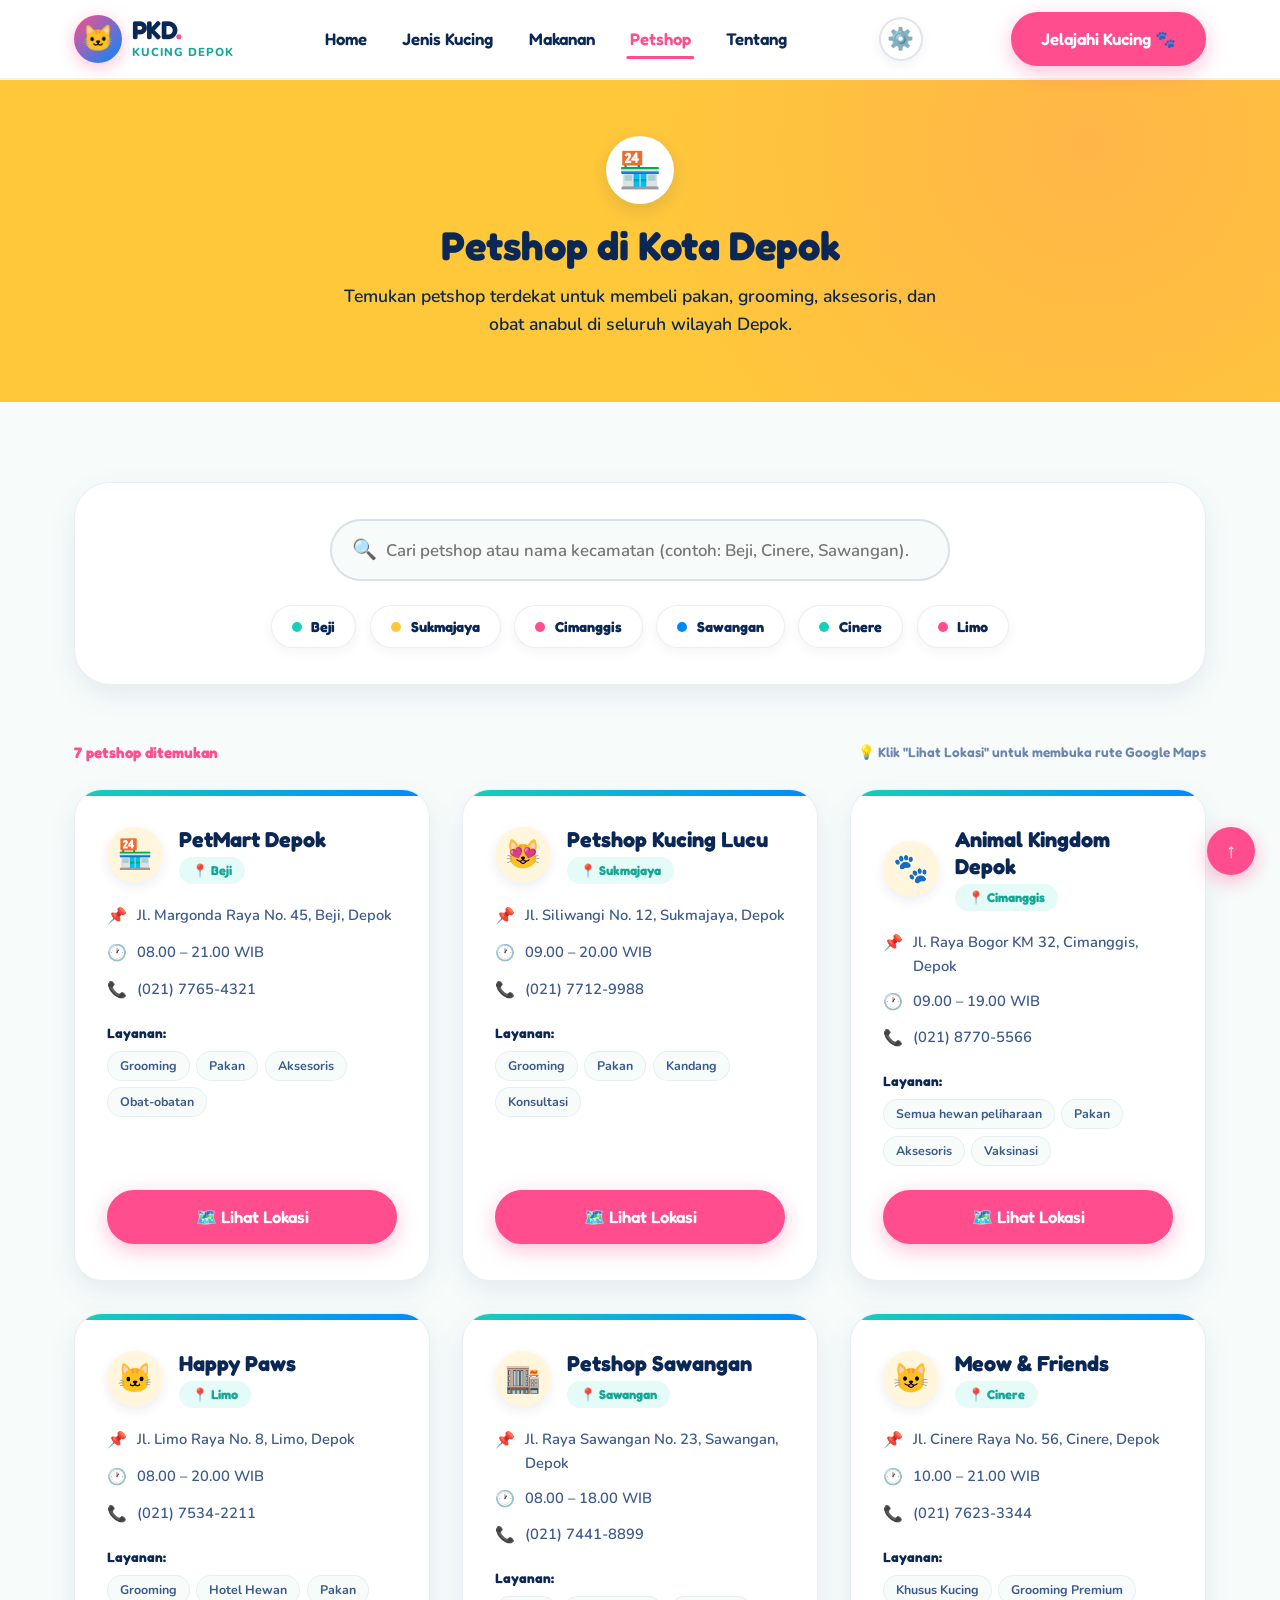
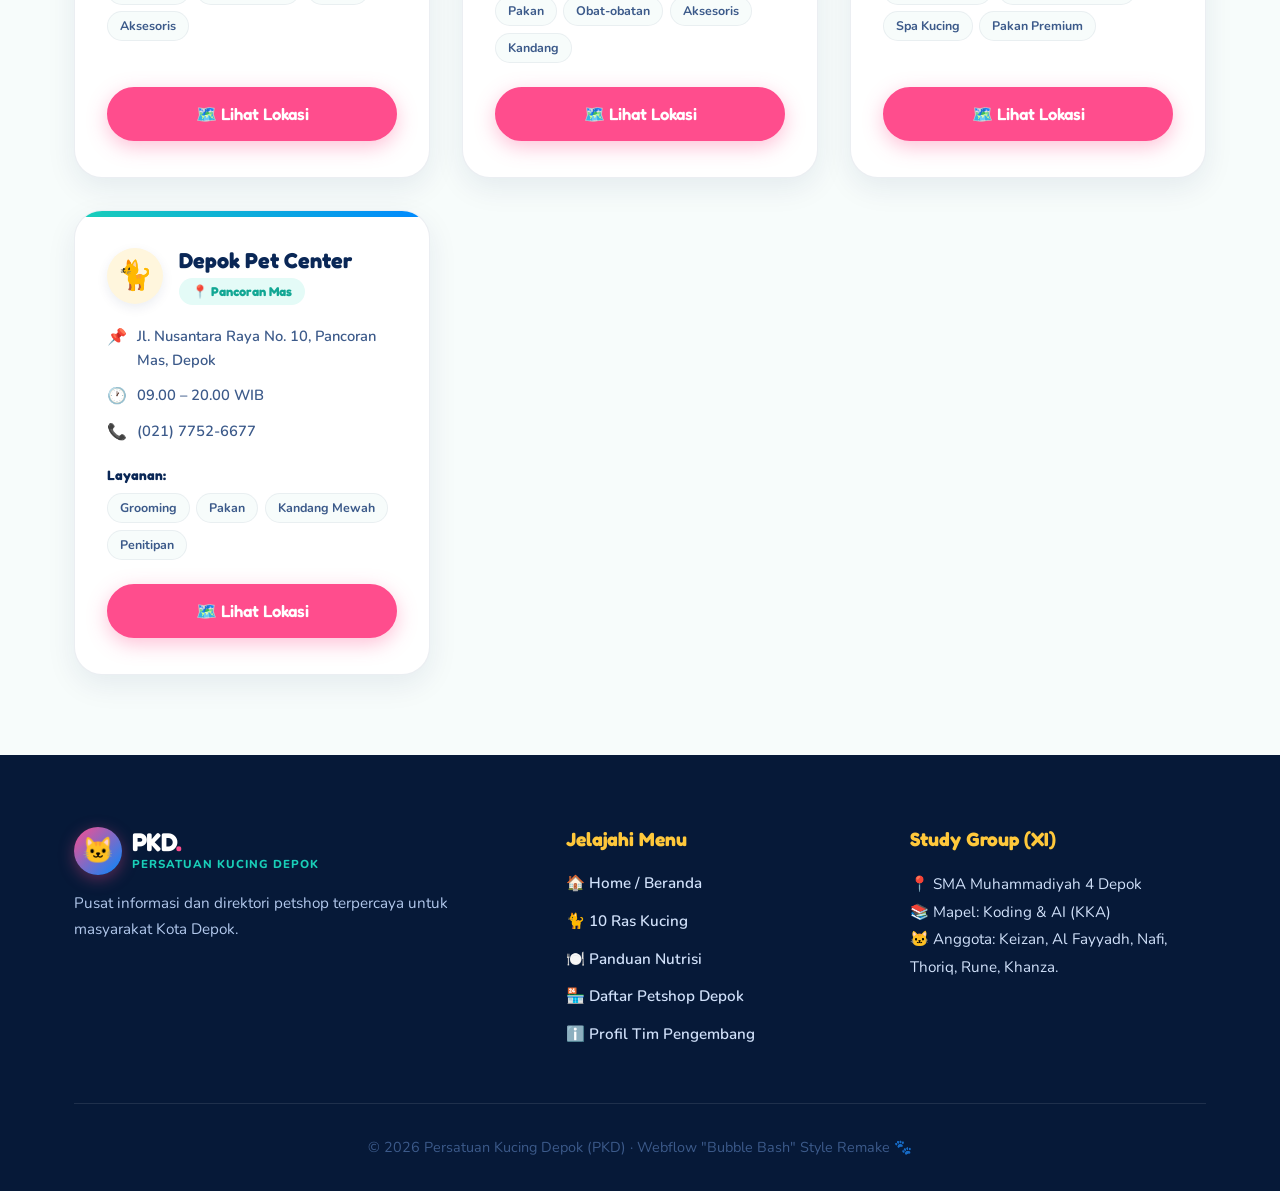
<file: petshop.html>
<!DOCTYPE html>
<html lang="id">
<head>
  <meta charset="UTF-8" />
  <meta name="viewport" content="width=device-width, initial-scale=1.0" />
  <meta name="description" content="Daftar petshop terpercaya di Kota Depok — Temukan lokasi, jam operasional, kontak, dan link Google Maps petshop di Beji, Sukmajaya, Cimanggis, Limo, Sawangan, Cinere, dll." />
  <title>Petshop di Depok — Persatuan Kucing Depok (PKD)</title>

  <!-- Google Fonts: Fredoka & Nunito -->
  <link rel="preconnect" href="https://fonts.googleapis.com" />
  <link rel="preconnect" href="https://fonts.gstatic.com" crossorigin />
  <link href="https://fonts.googleapis.com/css2?family=Fredoka:wght@400;500;600;700&family=Nunito:wght@400;600;700;800;900&display=swap" rel="stylesheet" />

  <!-- Stylesheet -->
  <link rel="stylesheet" href="css/style.css" />
</head>
<body>

  <!-- ==================== HEADER ==================== -->
  <header class="header" role="banner">
    <div class="container">
      <div class="header-inner">

        <a href="index.html" class="logo" aria-label="PKD — Halaman Beranda">
          <div class="logo-bubble" aria-hidden="true">🐱</div>
          <div class="logo-text-group">
            <span class="logo-title">PKD<span>.</span></span>
            <span class="logo-sub">Kucing Depok</span>
          </div>
        </a>

        <button class="hamburger" aria-label="Buka menu navigasi" aria-expanded="false" aria-controls="nav-menu">
          <span class="hamburger-line"></span>
          <span class="hamburger-line"></span>
          <span class="hamburger-line"></span>
        </button>

        <nav aria-label="Navigasi utama">
          <ul class="nav-menu" id="nav-menu" role="list">
            <li><a href="index.html"   class="nav-link">Home</a></li>
            <li><a href="kucing.html"  class="nav-link">Jenis Kucing</a></li>
            <li><a href="makanan.html" class="nav-link">Makanan</a></li>
            <li><a href="petshop.html" class="nav-link active">Petshop</a></li>
            <li><a href="tentang.html" class="nav-link">Tentang</a></li>
          </ul>
        </nav>

        <a href="kucing.html" class="btn btn-pink header-cta">Jelajahi Kucing 🐾</a>

      </div>
    </div>
  </header>

  <!-- ==================== MAIN ==================== -->
  <main id="main-content">

    <!-- PAGE HERO BANNER -->
    <section class="page-hero-bubble" aria-labelledby="page-heading">
      <div class="container">
        <div class="page-hero-icon" aria-hidden="true">🏪</div>
        <h1 class="page-hero-title" id="page-heading">Petshop di Kota Depok</h1>
        <p class="page-hero-desc">
          Temukan petshop terdekat untuk membeli pakan, grooming, aksesoris, dan obat anabul di seluruh wilayah Depok.
        </p>
      </div>
    </section>

    <!-- SEARCH & PETSHOP CONTENT SECTION -->
    <section class="section">
      <div class="container">

        <!-- Search Bar Card -->
        <div class="search-filter-wrapper">
          <div class="search-input-pill-wrap" role="search">
            <span class="search-pill-icon" aria-hidden="true">🔍</span>
            <input
              type="search"
              id="petshop-search"
              class="search-input-pill"
              placeholder="Cari petshop atau nama kecamatan (contoh: Beji, Cinere, Sawangan)..."
              aria-label="Cari petshop di Depok"
              autocomplete="off"
            />
          </div>
          <div class="pill-badges-row" style="margin-top: 0.5rem;">
            <span class="feature-pill"><span class="pill-dot teal"></span> Beji</span>
            <span class="feature-pill"><span class="pill-dot yellow"></span> Sukmajaya</span>
            <span class="feature-pill"><span class="pill-dot pink"></span> Cimanggis</span>
            <span class="feature-pill"><span class="pill-dot blue"></span> Sawangan</span>
            <span class="feature-pill"><span class="pill-dot teal"></span> Cinere</span>
            <span class="feature-pill"><span class="pill-dot"></span> Limo</span>
          </div>
        </div>

        <!-- Result Info -->
        <div class="result-info" role="status" aria-live="polite">
          <span id="result-count">7 petshop ditemukan</span>
          <span style="font-size: 0.85rem; color: var(--color-text-muted);">💡 Klik "Lihat Lokasi" untuk membuka rute Google Maps</span>
        </div>

        <!-- Petshop Grid -->
        <div id="petshop-grid" class="cat-grid" role="list" aria-label="Daftar petshop di Depok">
          <!-- Dirender secara dinamis oleh js/petshop.js -->
        </div>

        <!-- Empty State -->
        <div id="empty-state" class="empty-state" role="alert" aria-live="assertive">
          <span class="empty-state-emoji" aria-hidden="true">🏬</span>
          <h3>Petshop Tidak Ditemukan</h3>
          <p>Petshop di area atau dengan nama tersebut belum terdaftar di database kami.<br />Coba cari nama kecamatan lain!</p>
          <button
            class="btn btn-pink btn-sm"
            onclick="document.getElementById('petshop-search').value=''; document.getElementById('petshop-search').dispatchEvent(new Event('input'));"
          >
            Reset Pencarian 🏪
          </button>
        </div>

      </div>
    </section>

  </main>

  <!-- ==================== FOOTER ==================== -->
  <footer class="footer" role="contentinfo">
    <div class="container">
      <div class="footer-grid">

        <div class="footer-brand">
          <div class="logo" style="margin-bottom: 1rem;">
            <div class="logo-bubble" aria-hidden="true">🐱</div>
            <div class="logo-text-group">
              <span class="logo-title" style="color: var(--color-white);">PKD<span>.</span></span>
              <span class="logo-sub" style="color: var(--color-teal);">Persatuan Kucing Depok</span>
            </div>
          </div>
          <p class="footer-text">
            Pusat informasi dan direktori petshop terpercaya untuk masyarakat Kota Depok.
          </p>
        </div>

        <div class="footer-col">
          <h4 class="footer-title">Jelajahi Menu</h4>
          <ul class="footer-links" role="list">
            <li><a href="index.html">🏠 Home / Beranda</a></li>
            <li><a href="kucing.html">🐈 10 Ras Kucing</a></li>
            <li><a href="makanan.html">🍽️ Panduan Nutrisi</a></li>
            <li><a href="petshop.html">🏪 Daftar Petshop Depok</a></li>
            <li><a href="tentang.html">ℹ️ Profil Tim Pengembang</a></li>
          </ul>
        </div>

        <div class="footer-col">
          <h4 class="footer-title">Study Group (XI)</h4>
          <p style="font-size: 0.95rem; color: #D1E1FA; line-height: 1.8;">
            📍 SMA Muhammadiyah 4 Depok<br />
            📚 Mapel: Koding & AI (KKA)<br />
            🐱 Anggota: Keizan, Al Fayyadh, Nafi, Thoriq, Rune, Khanza.
          </p>
        </div>

      </div>

      <div class="footer-bottom">
        <p>© 2026 Persatuan Kucing Depok (PKD) · Webflow "Bubble Bash" Style Remake 🐾</p>
      </div>
    </div>
  </footer>

  <button class="back-to-top" aria-label="Kembali ke atas">↑</button>

  <!-- Scripts -->
  <script src="js/data.js" defer></script>
  <script src="js/main.js" defer></script>
  <script src="js/petshop.js" defer></script>
  <script src="js/settings.js" defer></script>
</body>
</html>
</file>
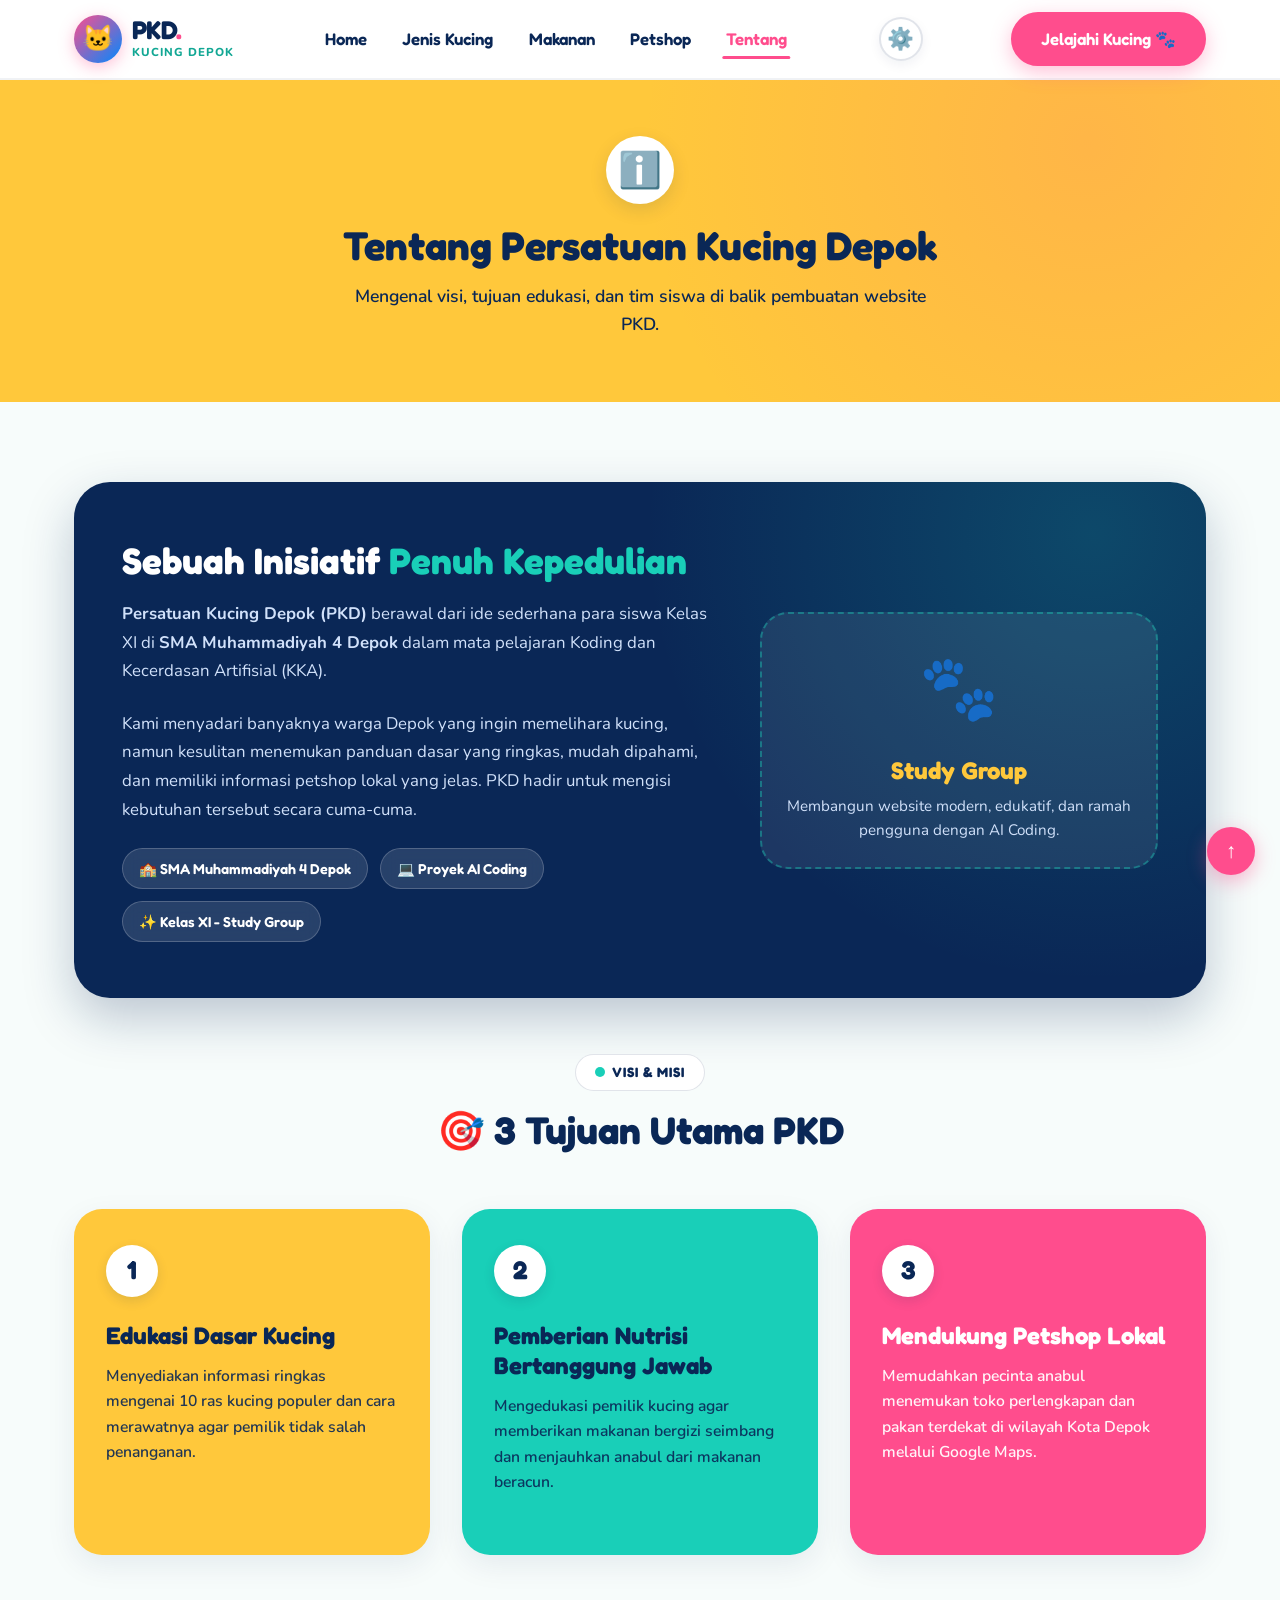
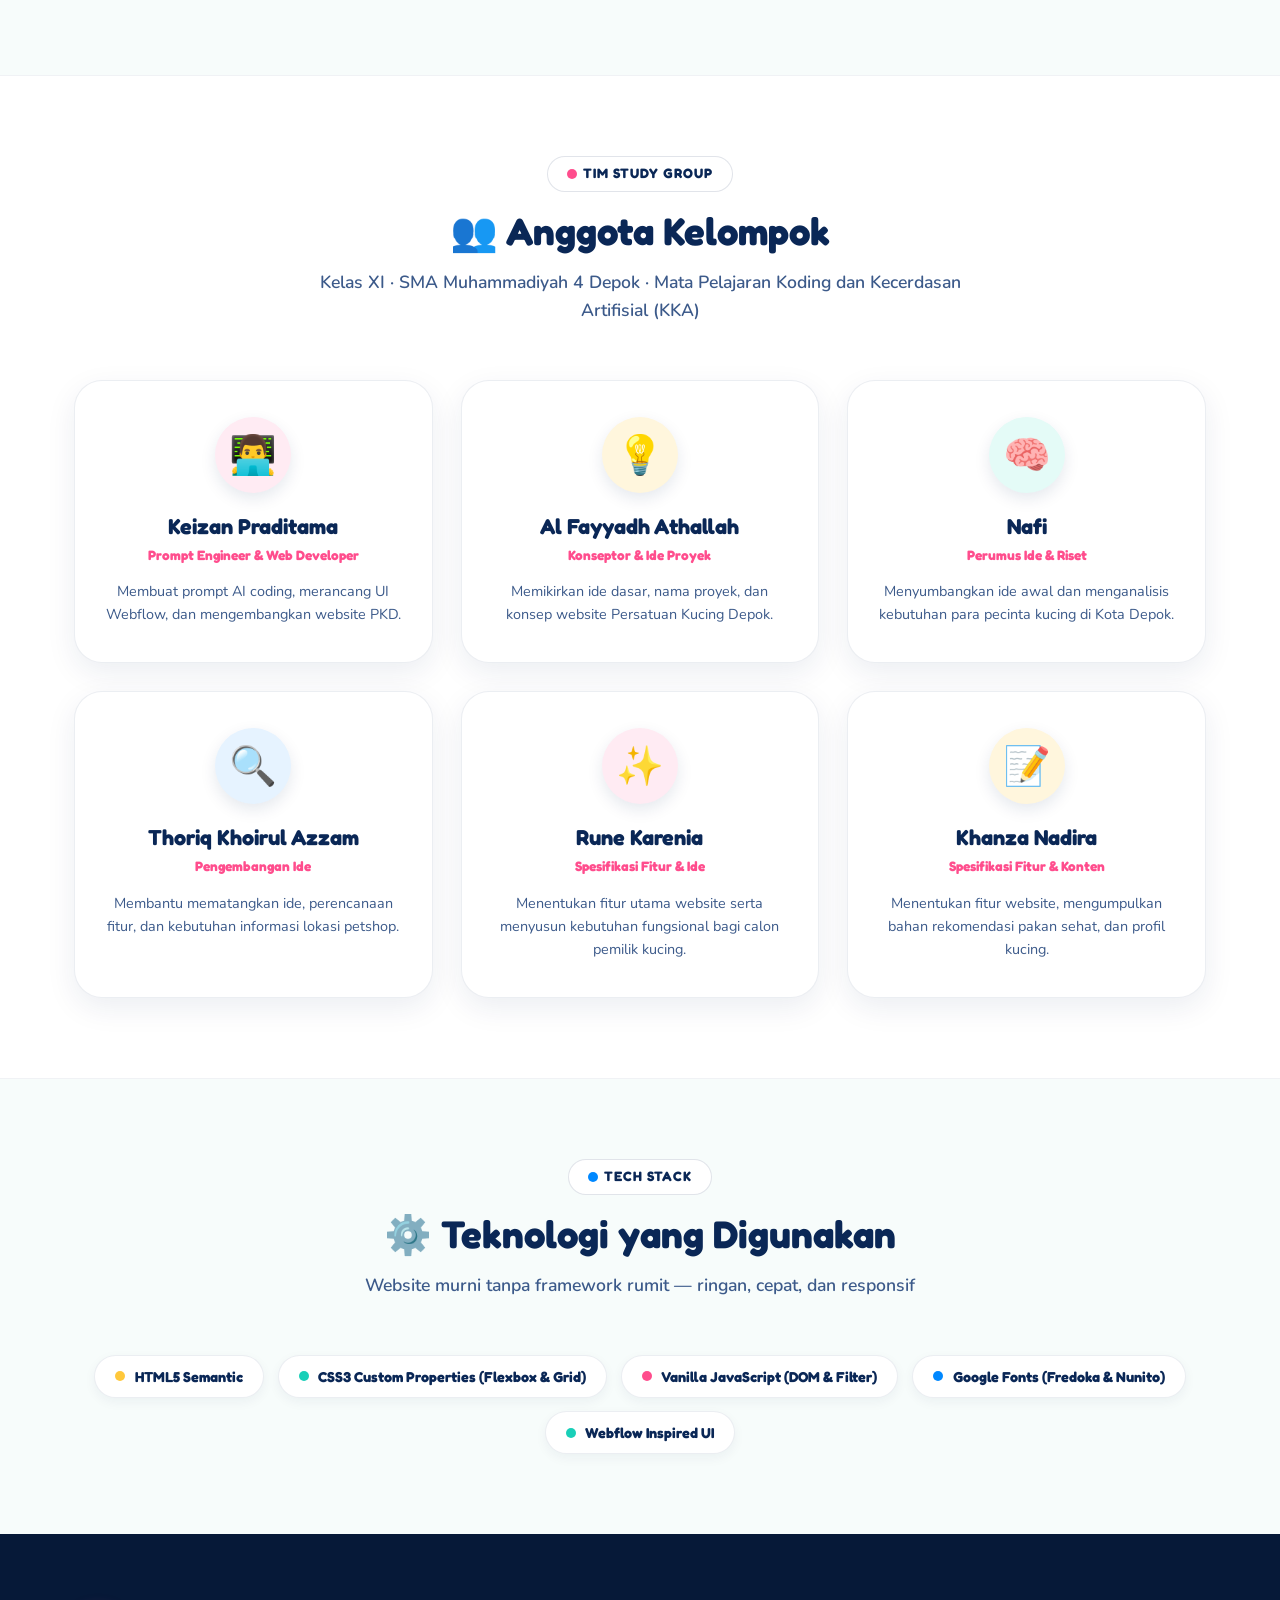
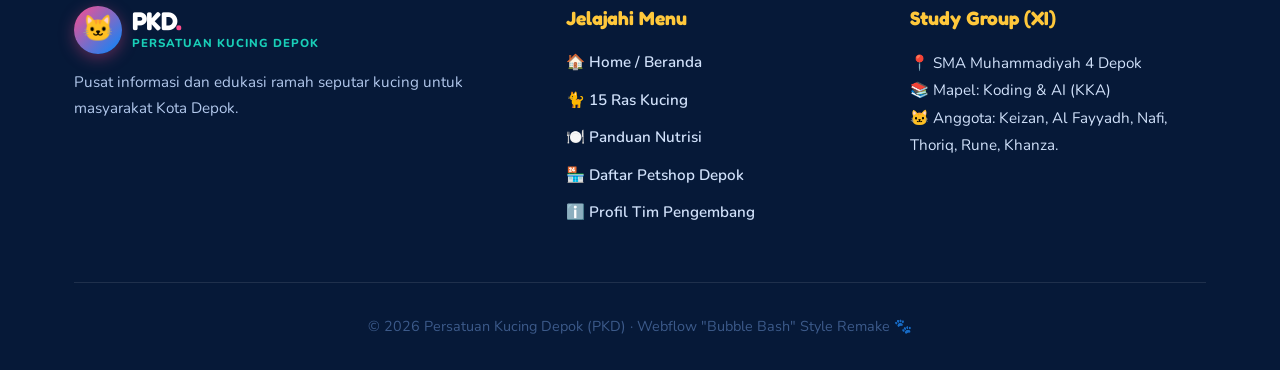
<file: tentang.html>
<!DOCTYPE html>
<html lang="id">
<head>
  <meta charset="UTF-8" />
  <meta name="viewport" content="width=device-width, initial-scale=1.0" />
  <meta name="description" content="Tentang Persatuan Kucing Depok (PKD) — Profil proyek, tujuan edukasi, dan perkenalan Study Group XI SMA Muhammadiyah 4 Depok." />
  <title>Tentang Kami — Persatuan Kucing Depok (PKD)</title>

  <!-- Google Fonts: Fredoka & Nunito -->
  <link rel="preconnect" href="https://fonts.googleapis.com" />
  <link rel="preconnect" href="https://fonts.gstatic.com" crossorigin />
  <link href="https://fonts.googleapis.com/css2?family=Fredoka:wght@400;500;600;700&family=Nunito:wght@400;600;700;800;900&display=swap" rel="stylesheet" />

  <!-- Stylesheet -->
  <link rel="stylesheet" href="css/style.css" />
</head>
<body>

  <!-- ==================== HEADER ==================== -->
  <header class="header" role="banner">
    <div class="container">
      <div class="header-inner">

        <a href="index.html" class="logo" aria-label="PKD — Halaman Beranda">
          <div class="logo-bubble" aria-hidden="true">🐱</div>
          <div class="logo-text-group">
            <span class="logo-title">PKD<span>.</span></span>
            <span class="logo-sub">Kucing Depok</span>
          </div>
        </a>

        <button class="hamburger" aria-label="Buka menu navigasi" aria-expanded="false" aria-controls="nav-menu">
          <span class="hamburger-line"></span>
          <span class="hamburger-line"></span>
          <span class="hamburger-line"></span>
        </button>

        <nav aria-label="Navigasi utama">
          <ul class="nav-menu" id="nav-menu" role="list">
            <li><a href="index.html"   class="nav-link">Home</a></li>
            <li><a href="kucing.html"  class="nav-link">Jenis Kucing</a></li>
            <li><a href="makanan.html" class="nav-link">Makanan</a></li>
            <li><a href="petshop.html" class="nav-link">Petshop</a></li>
            <li><a href="tentang.html" class="nav-link active">Tentang</a></li>
          </ul>
        </nav>

        <a href="kucing.html" class="btn btn-pink header-cta">Jelajahi Kucing 🐾</a>

      </div>
    </div>
  </header>

  <!-- ==================== MAIN ==================== -->
  <main id="main-content">

    <!-- PAGE HERO BANNER -->
    <section class="page-hero-bubble" aria-labelledby="page-heading">
      <div class="container">
        <div class="page-hero-icon" aria-hidden="true">ℹ️</div>
        <h1 class="page-hero-title" id="page-heading">Tentang Persatuan Kucing Depok</h1>
        <p class="page-hero-desc">
          Mengenal visi, tujuan edukasi, dan tim siswa di balik pembuatan website PKD.
        </p>
      </div>
    </section>

    <!-- SECTION: TENTANG KAMI (SPLIT CARD) -->
    <section class="section">
      <div class="container">

        <div class="about-pkd-card" style="margin-bottom: 3.5rem;">
          <div class="about-pkd-grid">
            <div class="about-pkd-info">
              <h2 class="about-pkd-title">
                Sebuah Inisiatif <span>Penuh Kepedulian</span>
              </h2>
              <p class="about-pkd-text">
                <strong>Persatuan Kucing Depok (PKD)</strong> berawal dari ide sederhana para siswa Kelas XI di 
                <strong>SMA Muhammadiyah 4 Depok</strong> dalam mata pelajaran Koding dan Kecerdasan Artifisial (KKA).
              </p>
              <p class="about-pkd-text">
                Kami menyadari banyaknya warga Depok yang ingin memelihara kucing, namun kesulitan menemukan panduan dasar yang ringkas, 
                mudah dipahami, dan memiliki informasi petshop lokal yang jelas. PKD hadir untuk mengisi kebutuhan tersebut secara cuma-cuma.
              </p>
              <div class="about-pkd-highlights">
                <span class="highlight-chip">🏫 SMA Muhammadiyah 4 Depok</span>
                <span class="highlight-chip">💻 Proyek AI Coding</span>
                <span class="highlight-chip">✨ Kelas XI - Study Group</span>
              </div>
            </div>

            <div class="about-pkd-media">
              <div style="font-size: 4rem; margin-bottom: 1rem;" aria-hidden="true">🐾</div>
              <h3 style="color: var(--color-yellow); font-size: 1.5rem; margin-bottom: 0.5rem;">Study Group</h3>
              <p style="color: #D1E1FA; font-size: 0.95rem;">
                Membangun website modern, edukatif, dan ramah pengguna dengan AI Coding.
              </p>
            </div>
          </div>
        </div>

        <!-- 3 TUJUAN UTAMA -->
        <div class="section-title-wrap">
          <span class="section-pill-tag"><span class="pill-dot teal"></span> VISI & MISI</span>
          <h2 class="section-main-title">🎯 3 Tujuan Utama PKD</h2>
        </div>

        <div class="steps-grid">

          <div class="step-card step-card-yellow">
            <div class="step-number-circle">1</div>
            <h3>Edukasi Dasar Kucing</h3>
            <p>
              Menyediakan informasi ringkas mengenai 10 ras kucing populer dan cara merawatnya agar pemilik tidak salah penanganan.
            </p>
          </div>

          <div class="step-card step-card-teal">
            <div class="step-number-circle">2</div>
            <h3>Pemberian Nutrisi Bertanggung Jawab</h3>
            <p>
              Mengedukasi pemilik kucing agar memberikan makanan bergizi seimbang dan menjauhkan anabul dari makanan beracun.
            </p>
          </div>

          <div class="step-card step-card-pink">
            <div class="step-number-circle">3</div>
            <h3>Mendukung Petshop Lokal</h3>
            <p>
              Memudahkan pecinta anabul menemukan toko perlengkapan dan pakan terdekat di wilayah Kota Depok melalui Google Maps.
            </p>
          </div>

        </div>

      </div>
    </section>

    <!-- SECTION: TIM PENGEMBANG (BUBBLE CARDS) -->
    <section class="section" style="background-color: var(--color-white); border-top: 1px solid rgba(10,39,86,0.06); border-bottom: 1px solid rgba(10,39,86,0.06);">
      <div class="container">

        <div class="section-title-wrap">
          <span class="section-pill-tag"><span class="pill-dot pink"></span> TIM STUDY GROUP</span>
          <h2 class="section-main-title">👥 Anggota Kelompok</h2>
          <p class="section-subtitle">
            Kelas XI · SMA Muhammadiyah 4 Depok · Mata Pelajaran Koding dan Kecerdasan Artifisial (KKA)
          </p>
        </div>

        <div class="team-grid">

          <!-- Member 1: Keizan -->
          <div class="team-bubble-card">
            <div class="team-avatar-bubble" style="background: var(--color-pink-light); color: var(--color-pink);">👨‍💻</div>
            <h3 class="team-name">Keizan Praditama</h3>
            <p class="team-role">Prompt Engineer & Web Developer</p>
            <p class="team-desc">Membuat prompt AI coding, merancang UI Webflow, dan mengembangkan website PKD.</p>
          </div>

          <!-- Member 2: Al Fayyadh -->
          <div class="team-bubble-card">
            <div class="team-avatar-bubble" style="background: var(--color-yellow-light); color: var(--color-yellow-dark);">💡</div>
            <h3 class="team-name">Al Fayyadh Athallah</h3>
            <p class="team-role">Konseptor & Ide Proyek</p>
            <p class="team-desc">Memikirkan ide dasar, nama proyek, dan konsep website Persatuan Kucing Depok.</p>
          </div>

          <!-- Member 3: Nafi -->
          <div class="team-bubble-card">
            <div class="team-avatar-bubble" style="background: var(--color-teal-light); color: var(--color-teal-dark);">🧠</div>
            <h3 class="team-name">Nafi</h3>
            <p class="team-role">Perumus Ide & Riset</p>
            <p class="team-desc">Menyumbangkan ide awal dan menganalisis kebutuhan para pecinta kucing di Kota Depok.</p>
          </div>

          <!-- Member 4: Thoriq -->
          <div class="team-bubble-card">
            <div class="team-avatar-bubble" style="background: var(--color-blue-light); color: var(--color-blue);">🔍</div>
            <h3 class="team-name">Thoriq Khoirul Azzam</h3>
            <p class="team-role">Pengembangan Ide</p>
            <p class="team-desc">Membantu mematangkan ide, perencanaan fitur, dan kebutuhan informasi lokasi petshop.</p>
          </div>

          <!-- Member 5: Rune Karenia -->
          <div class="team-bubble-card">
            <div class="team-avatar-bubble" style="background: var(--color-pink-light); color: var(--color-pink);">✨</div>
            <h3 class="team-name">Rune Karenia</h3>
            <p class="team-role">Spesifikasi Fitur & Ide</p>
            <p class="team-desc">Menentukan fitur utama website serta menyusun kebutuhan fungsional bagi calon pemilik kucing.</p>
          </div>

          <!-- Member 6: Khanza Nadira -->
          <div class="team-bubble-card">
            <div class="team-avatar-bubble" style="background: var(--color-yellow-light); color: var(--color-yellow-dark);">📝</div>
            <h3 class="team-name">Khanza Nadira</h3>
            <p class="team-role">Spesifikasi Fitur & Konten</p>
            <p class="team-desc">Menentukan fitur website, mengumpulkan bahan rekomendasi pakan sehat, dan profil kucing.</p>
          </div>

        </div>

      </div>
    </section>

    <!-- SECTION: TEKNOLOGI -->
    <section class="section">
      <div class="container text-center">

        <div class="section-title-wrap">
          <span class="section-pill-tag"><span class="pill-dot blue"></span> TECH STACK</span>
          <h2 class="section-main-title">⚙️ Teknologi yang Digunakan</h2>
          <p class="section-subtitle">Website murni tanpa framework rumit — ringan, cepat, dan responsif</p>
        </div>

        <div class="pill-badges-row" style="margin-top: 1.5rem;">
          <div class="feature-pill"><span class="pill-dot yellow"></span> HTML5 Semantic</div>
          <div class="feature-pill"><span class="pill-dot teal"></span> CSS3 Custom Properties (Flexbox & Grid)</div>
          <div class="feature-pill"><span class="pill-dot pink"></span> Vanilla JavaScript (DOM & Filter)</div>
          <div class="feature-pill"><span class="pill-dot blue"></span> Google Fonts (Fredoka & Nunito)</div>
          <div class="feature-pill"><span class="pill-dot teal"></span> Webflow Inspired UI</div>
        </div>

      </div>
    </section>

  </main>

  <!-- ==================== FOOTER ==================== -->
  <footer class="footer" role="contentinfo">
    <div class="container">
      <div class="footer-grid">

        <div class="footer-brand">
          <div class="logo" style="margin-bottom: 1rem;">
            <div class="logo-bubble" aria-hidden="true">🐱</div>
            <div class="logo-text-group">
              <span class="logo-title" style="color: var(--color-white);">PKD<span>.</span></span>
              <span class="logo-sub" style="color: var(--color-teal);">Persatuan Kucing Depok</span>
            </div>
          </div>
          <p class="footer-text">
            Pusat informasi dan edukasi ramah seputar kucing untuk masyarakat Kota Depok.
          </p>
        </div>

        <div class="footer-col">
          <h4 class="footer-title">Jelajahi Menu</h4>
          <ul class="footer-links" role="list">
            <li><a href="index.html">🏠 Home / Beranda</a></li>
            <li><a href="kucing.html">🐈 15 Ras Kucing</a></li>
            <li><a href="makanan.html">🍽️ Panduan Nutrisi</a></li>
            <li><a href="petshop.html">🏪 Daftar Petshop Depok</a></li>
            <li><a href="tentang.html">ℹ️ Profil Tim Pengembang</a></li>
          </ul>
        </div>

        <div class="footer-col">
          <h4 class="footer-title">Study Group (XI)</h4>
          <p style="font-size: 0.95rem; color: #D1E1FA; line-height: 1.8;">
            📍 SMA Muhammadiyah 4 Depok<br />
            📚 Mapel: Koding & AI (KKA)<br />
            🐱 Anggota: Keizan, Al Fayyadh, Nafi, Thoriq, Rune, Khanza.
          </p>
        </div>

      </div>

      <div class="footer-bottom">
        <p>© 2026 Persatuan Kucing Depok (PKD) · Webflow "Bubble Bash" Style Remake 🐾</p>
      </div>
    </div>
  </footer>

  <button class="back-to-top" aria-label="Kembali ke atas">↑</button>

  <!-- Scripts -->
  <script src="js/data.js" defer></script>
  <script src="js/main.js" defer></script>
  <script src="js/settings.js" defer></script>
</body>
</html>
</file>
<file: css/style.css>
/* ========================================================
   PERSATUAN KUCING DEPOK (PKD) — BUBBLE BASH WEBFLOW STYLE
   Playful, Vibrant, Rounded & Ultra-Modern Design
   ======================================================== */

@import url('https://fonts.googleapis.com/css2?family=Fredoka:wght@400;500;600;700&family=Nunito:wght@400;600;700;800;900&display=swap');

/* =============================================
   1. CSS CUSTOM PROPERTIES (DESIGN TOKENS)
   ============================================= */
:root {
  /* Webflow Bubble Bash Color Palette */
  --color-yellow: #FFC83B;
  --color-yellow-dark: #EAA814;
  --color-yellow-light: #FFF6DD;

  --color-navy: #0A2756;
  --color-navy-dark: #061938;
  --color-navy-card: #0D3370;
  --color-navy-light: #163E82;

  --color-pink: #FF4D8D;
  --color-pink-hover: #E83273;
  --color-pink-light: #FFEBF3;

  --color-teal: #19CFB8;
  --color-teal-dark: #12A794;
  --color-teal-light: #E4FBF7;

  --color-blue: #0088FF;
  --color-blue-dark: #006ED4;
  --color-blue-light: #E6F3FF;

  --color-white: #FFFFFF;
  --color-bg: #F7FCFB;
  --color-bg-alt: #F0F8FA;

  --color-text-primary: #0A2756;
  --color-text-secondary: #3C5A8A;
  --color-text-muted: #6B85AC;

  /* Typography */
  --font-heading: 'Fredoka', 'Quicksand', sans-serif;
  --font-body: 'Nunito', sans-serif;

  /* Border Radii */
  --radius-sm: 12px;
  --radius-md: 18px;
  --radius-lg: 28px;
  --radius-xl: 36px;
  --radius-pill: 9999px;

  /* Shadows */
  --shadow-sm: 0 4px 12px rgba(10, 39, 86, 0.06);
  --shadow-md: 0 8px 24px rgba(10, 39, 86, 0.10);
  --shadow-lg: 0 16px 40px rgba(10, 39, 86, 0.14);
  --shadow-hover: 0 16px 36px rgba(255, 77, 141, 0.28);
  --shadow-card: 0 10px 30px rgba(10, 39, 86, 0.08);

  /* Layout */
  --container-max: 1180px;
  --header-height: 80px;
  --transition-smooth: all 0.25s cubic-bezier(0.34, 1.56, 0.64, 1);
}

/* =============================================
   THEME OVERRIDES
   ============================================= */

/* 1. Dark Mode (Midnight Cat) */
[data-theme="dark"] {
  --color-bg: #090F1D;
  --color-bg-alt: #101B33;
  --color-white: #15223E;
  --color-navy: #FFFFFF;
  --color-navy-dark: #050914;
  --color-navy-card: #192A4C;
  --color-navy-light: #284478;
  --color-text-primary: #F8FAFC;
  --color-text-secondary: #CBD5E1;
  --color-text-muted: #8295B5;
  --color-yellow: #FFB703;
  --color-yellow-light: #2D230A;
  --color-pink-light: #3D1426;
  --color-teal-light: #0D2D2A;
  --color-blue-light: #0D274A;
  --shadow-card: 0 10px 30px rgba(0, 0, 0, 0.45);
  --shadow-md: 0 8px 24px rgba(0, 0, 0, 0.4);
}

[data-theme="dark"] .header {
  background-color: rgba(21, 34, 62, 0.95);
  border-bottom-color: rgba(255, 255, 255, 0.1);
}

[data-theme="dark"] .hero-bubble {
  background-color: #1A2849;
  background-image: 
    radial-gradient(circle at 10% 20%, rgba(255, 183, 3, 0.2) 0%, transparent 30%),
    radial-gradient(circle at 90% 80%, rgba(255, 77, 141, 0.25) 0%, transparent 35%);
}

[data-theme="dark"] .pill-badge {
  background-color: #15223E;
  color: #FFFFFF;
}

[data-theme="dark"] .hero-card-showcase {
  background: linear-gradient(145deg, #15223E, #1F3159);
  border-color: rgba(255, 255, 255, 0.15);
}

[data-theme="dark"] .page-hero-bubble {
  background-color: #18284A;
}

[data-theme="dark"] .feature-pill {
  background-color: #15223E;
  color: #FFFFFF;
  border-color: rgba(255, 255, 255, 0.1);
}

[data-theme="dark"] .search-input-pill {
  background-color: #101B33;
  border-color: rgba(255, 255, 255, 0.15);
  color: #FFFFFF;
}

[data-theme="dark"] .filter-btn {
  background-color: #15223E;
  color: #FFFFFF;
  border-color: rgba(255, 255, 255, 0.15);
}

/* 2. Pastel Theme (Cotton Candy) */
[data-theme="pastel"] {
  --color-yellow: #FFE382;
  --color-pink: #FF7597;
  --color-pink-hover: #F0567C;
  --color-pink-light: #FFF0F4;
  --color-teal: #7CE0D3;
  --color-teal-light: #EDFAF8;
  --color-blue: #8EC5FC;
  --color-blue-light: #F0F6FF;
  --color-white: #FFFFFF;
  --color-bg: #FFF8FA;
  --color-bg-alt: #FBF0F5;
  --color-navy: #3D3559;
  --color-navy-dark: #261F3F;
  --color-navy-card: #4E4370;
  --color-text-primary: #3D3559;
  --color-text-secondary: #6B628A;
  --color-text-muted: #9A92B6;
}

/* 3. Nature Fresh Theme (Green & Mint) */
[data-theme="nature"] {
  --color-yellow: #D8F3DC;
  --color-pink: #E76F51;
  --color-pink-hover: #D95D39;
  --color-pink-light: #FEF2EE;
  --color-teal: #2A9D8F;
  --color-teal-dark: #1E7066;
  --color-teal-light: #E8F7F5;
  --color-blue: #457B9D;
  --color-blue-light: #EBF2F7;
  --color-white: #FFFFFF;
  --color-bg: #F4FBF7;
  --color-bg-alt: #EAF4EE;
  --color-navy: #1B4332;
  --color-navy-dark: #081C15;
  --color-navy-card: #274874;
  --color-text-primary: #1B4332;
  --color-text-secondary: #2D6A4F;
  --color-text-muted: #52796F;
}

/* Font Size Modifiers */
[data-fontsize="large"] {
  font-size: 18px;
}

[data-fontsize="small"] {
  font-size: 15px;
}

/* Reduced Motion Override */
[data-motion="reduced"] * {
  animation: none !important;
  transition: none !important;
}

/* =============================================
   2. RESET & BASE
   ============================================= */
*,
*::before,
*::after {
  box-sizing: border-box;
  margin: 0;
  padding: 0;
}

html {
  scroll-behavior: smooth;
  font-size: 16px;
}

body {
  font-family: var(--font-body);
  background-color: var(--color-bg);
  color: var(--color-text-primary);
  line-height: 1.6;
  overflow-x: hidden;
  -webkit-font-smoothing: antialiased;
}

h1, h2, h3, h4, h5, h6 {
  font-family: var(--font-heading);
  font-weight: 700;
  color: var(--color-navy);
  line-height: 1.25;
}

p {
  color: var(--color-text-secondary);
}

a {
  text-decoration: none;
  color: inherit;
  transition: var(--transition-smooth);
}

img {
  max-width: 100%;
  height: auto;
  display: block;
}

ul {
  list-style: none;
}

.container {
  width: 100%;
  max-width: var(--container-max);
  margin-left: auto;
  margin-right: auto;
  padding-left: 1.5rem;
  padding-right: 1.5rem;
}

.text-center { text-align: center; }

/* =============================================
   3. BUTTONS (CHUNKY PILL STYLE)
   ============================================= */
.btn {
  display: inline-flex;
  align-items: center;
  justify-content: center;
  gap: 0.6rem;
  font-family: var(--font-heading);
  font-size: 1.05rem;
  font-weight: 600;
  padding: 0.75rem 1.75rem;
  border-radius: var(--radius-pill);
  border: 2px solid transparent;
  cursor: pointer;
  transition: var(--transition-smooth);
  box-shadow: var(--shadow-sm);
  text-decoration: none;
  white-space: nowrap;
}

.btn:hover {
  transform: translateY(-3px) scale(1.02);
}

.btn:active {
  transform: translateY(0) scale(0.98);
}

/* Pink Primary Button */
.btn-primary,
.btn-pink {
  background-color: var(--color-pink);
  color: var(--color-white);
  border-color: var(--color-pink);
  box-shadow: 0 6px 20px rgba(255, 77, 141, 0.35);
}

.btn-primary:hover,
.btn-pink:hover {
  background-color: var(--color-pink-hover);
  border-color: var(--color-pink-hover);
  color: var(--color-white);
  box-shadow: 0 10px 28px rgba(255, 77, 141, 0.45);
}

/* White Hero Pill with Navy Border */
.btn-white,
.btn-outline {
  background-color: var(--color-white);
  color: var(--color-navy);
  border: 2px solid var(--color-navy);
  box-shadow: 0 6px 20px rgba(10, 39, 86, 0.12);
}

.btn-white:hover,
.btn-outline:hover {
  background-color: var(--color-navy);
  color: var(--color-white);
  box-shadow: 0 10px 28px rgba(10, 39, 86, 0.25);
}

/* Teal Button */
.btn-teal {
  background-color: var(--color-teal);
  color: var(--color-navy);
  border-color: var(--color-teal);
}

.btn-teal:hover {
  background-color: var(--color-teal-dark);
  color: var(--color-white);
}

/* Small / Large modifiers */
.btn-sm {
  padding: 0.5rem 1.25rem;
  font-size: 0.9rem;
}

.btn-lg {
  padding: 0.95rem 2.2rem;
  font-size: 1.15rem;
}

/* =============================================
   4. HEADER & NAVBAR
   ============================================= */
.header {
  position: sticky;
  top: 0;
  z-index: 1000;
  background-color: rgba(255, 255, 255, 0.95);
  backdrop-filter: blur(12px);
  border-bottom: 2px solid rgba(10, 39, 86, 0.06);
  height: var(--header-height);
  display: flex;
  align-items: center;
  transition: var(--transition-smooth);
}

.header.scrolled {
  box-shadow: 0 8px 30px rgba(10, 39, 86, 0.08);
}

.header-inner {
  display: flex;
  align-items: center;
  justify-content: space-between;
}

/* Bubble Bash Logo */
.logo {
  display: flex;
  align-items: center;
  gap: 0.6rem;
  text-decoration: none;
}

.logo-bubble {
  background: linear-gradient(135deg, var(--color-pink), var(--color-blue));
  width: 48px;
  height: 48px;
  border-radius: var(--radius-pill);
  display: flex;
  align-items: center;
  justify-content: center;
  font-size: 1.6rem;
  box-shadow: 0 4px 16px rgba(255, 77, 141, 0.35);
  animation: floatBounce 3s ease-in-out infinite;
}

.logo-text-group {
  display: flex;
  flex-direction: column;
}

.logo-title {
  font-family: var(--font-heading);
  font-size: 1.6rem;
  font-weight: 700;
  color: var(--color-navy);
  line-height: 1;
  letter-spacing: -0.5px;
}

.logo-title span {
  color: var(--color-pink);
}

.logo-sub {
  font-size: 0.72rem;
  font-weight: 800;
  letter-spacing: 1px;
  color: var(--color-teal-dark);
  text-transform: uppercase;
}

/* Nav Menu */
.nav-menu {
  display: flex;
  align-items: center;
  gap: 1.8rem;
}

.nav-link {
  font-family: var(--font-heading);
  font-size: 1.05rem;
  font-weight: 600;
  color: var(--color-navy);
  position: relative;
  padding: 0.4rem 0.2rem;
  display: inline-flex;
  align-items: center;
  gap: 0.3rem;
}

.nav-link::after {
  content: '';
  position: absolute;
  bottom: 0;
  left: 50%;
  width: 0;
  height: 3px;
  background-color: var(--color-pink);
  border-radius: 9999px;
  transition: all 0.25s ease;
  transform: translateX(-50%);
}

.nav-link:hover {
  color: var(--color-pink);
}

.nav-link:hover::after,
.nav-link.active::after {
  width: 100%;
}

.nav-link.active {
  color: var(--color-pink);
}

/* Header Action Button (Book a party style) */
.header-cta {
  display: none;
}

@media (min-width: 900px) {
  .header-cta {
    display: inline-flex;
  }
}

/* Mobile Hamburger */
.hamburger {
  display: none;
  background: none;
  border: none;
  cursor: pointer;
  padding: 0.5rem;
  flex-direction: column;
  gap: 5px;
}

.hamburger-line {
  display: block;
  width: 26px;
  height: 3px;
  background-color: var(--color-navy);
  border-radius: 9999px;
  transition: var(--transition-smooth);
}

.hamburger[aria-expanded="true"] .hamburger-line:nth-child(1) {
  transform: translateY(8px) rotate(45deg);
}

.hamburger[aria-expanded="true"] .hamburger-line:nth-child(2) {
  opacity: 0;
}

.hamburger[aria-expanded="true"] .hamburger-line:nth-child(3) {
  transform: translateY(-8px) rotate(-45deg);
}

/* =============================================
   5. HERO SECTION (SUNNY YELLOW & BUBBLES)
   ============================================= */
.hero-bubble {
  background-color: var(--color-yellow);
  background-image: 
    radial-gradient(circle at 10% 20%, rgba(255, 255, 255, 0.4) 0%, transparent 20%),
    radial-gradient(circle at 90% 80%, rgba(255, 77, 141, 0.15) 0%, transparent 35%);
  padding: 4rem 0 5rem;
  position: relative;
  overflow: hidden;
}

/* Floating decorative bubbles in background */
.floating-circle {
  position: absolute;
  border-radius: 50%;
  background: rgba(255, 255, 255, 0.45);
  backdrop-filter: blur(4px);
  pointer-events: none;
  border: 2px solid rgba(255, 255, 255, 0.6);
  animation: floatBubble 6s ease-in-out infinite;
}

.circle-1 { width: 90px; height: 90px; top: 12%; right: 46%; animation-delay: 0s; }
.circle-2 { width: 45px; height: 45px; top: 35%; right: 48%; animation-delay: 1.5s; background: rgba(25, 207, 184, 0.35); }
.circle-3 { width: 70px; height: 70px; bottom: 10%; left: 8%; animation-delay: 2.5s; }
.circle-4 { width: 35px; height: 35px; top: 18%; left: 4%; animation-delay: 3s; background: rgba(255, 77, 141, 0.3); }

.hero-grid {
  display: grid;
  grid-template-columns: 1fr;
  gap: 3rem;
  align-items: center;
  position: relative;
  z-index: 2;
}

@media (min-width: 960px) {
  .hero-grid {
    grid-template-columns: 1.15fr 0.85fr;
  }
}

/* Pill badge at top of Hero ("NOW SERVING...") */
.pill-badge {
  display: inline-flex;
  align-items: center;
  gap: 0.6rem;
  background-color: var(--color-white);
  color: var(--color-navy);
  font-family: var(--font-heading);
  font-size: 0.85rem;
  font-weight: 700;
  text-transform: uppercase;
  letter-spacing: 0.8px;
  padding: 0.45rem 1.25rem;
  border-radius: var(--radius-pill);
  box-shadow: 0 4px 15px rgba(10, 39, 86, 0.08);
  margin-bottom: 1.25rem;
}

.pill-dot {
  width: 10px;
  height: 10px;
  background-color: var(--color-pink);
  border-radius: 50%;
  display: inline-block;
  animation: pulseDot 2s infinite;
}

.pill-dot.teal { background-color: var(--color-teal); }
.pill-dot.yellow { background-color: var(--color-yellow); }
.pill-dot.blue { background-color: var(--color-blue); }

.hero-title {
  font-size: 2.8rem;
  font-weight: 700;
  color: var(--color-navy);
  line-height: 1.15;
  margin-bottom: 1.25rem;
  letter-spacing: -0.5px;
}

.hero-title .brand-highlight {
  color: var(--color-blue);
  display: inline-block;
}

/* Pink Capsule Ribbon Subtitle */
.hero-ribbon-pill {
  display: inline-block;
  background-color: var(--color-pink);
  color: var(--color-white);
  font-family: var(--font-heading);
  font-size: 1.15rem;
  font-weight: 600;
  padding: 0.55rem 1.4rem;
  border-radius: var(--radius-pill);
  margin-bottom: 1.25rem;
  box-shadow: 0 4px 16px rgba(255, 77, 141, 0.35);
}

.hero-description {
  font-size: 1.125rem;
  color: var(--color-navy);
  font-weight: 600;
  margin-bottom: 2rem;
  line-height: 1.6;
  max-width: 580px;
}

.hero-actions {
  display: flex;
  flex-wrap: wrap;
  gap: 1rem;
}

/* Hero Right: Big Bubble Graphic Card */
.hero-card-showcase {
  background: linear-gradient(145deg, #FFFFFF, #FFF2D1);
  border-radius: var(--radius-xl);
  padding: 2rem;
  border: 4px solid var(--color-white);
  box-shadow: 0 20px 50px rgba(10, 39, 86, 0.15);
  text-align: center;
  position: relative;
  overflow: hidden;
}

.hero-cat-img-wrapper {
  width: 100%;
  height: 280px;
  border-radius: var(--radius-lg);
  overflow: hidden;
  position: relative;
  box-shadow: 0 10px 25px rgba(10, 39, 86, 0.15);
  margin-bottom: 1.5rem;
  border: 3px solid var(--color-white);
}

.hero-cat-img-wrapper img {
  width: 100%;
  height: 100%;
  object-fit: cover;
  transition: transform 0.5s ease;
}

.hero-card-showcase:hover .hero-cat-img-wrapper img {
  transform: scale(1.05);
}

/* Floating speech bubble / tag on showcase */
.hero-floating-tag {
  position: absolute;
  top: 15px;
  right: 15px;
  background: var(--color-white);
  color: var(--color-navy);
  font-family: var(--font-heading);
  font-weight: 700;
  font-size: 0.85rem;
  padding: 0.4rem 1rem;
  border-radius: var(--radius-pill);
  box-shadow: 0 4px 15px rgba(10, 39, 86, 0.15);
  display: flex;
  align-items: center;
  gap: 0.4rem;
}

.hero-card-title {
  font-size: 1.6rem;
  color: var(--color-navy);
  margin-bottom: 0.5rem;
}

.hero-card-caption {
  font-size: 0.95rem;
  color: var(--color-text-secondary);
  font-weight: 600;
}

/* =============================================
   6. MARQUEE TICKER (HOT PINK STRIP)
   ============================================= */
.marquee-wrapper {
  background-color: var(--color-pink);
  overflow: hidden;
  white-space: nowrap;
  padding: 0.85rem 0;
  position: relative;
  box-shadow: 0 4px 15px rgba(255, 77, 141, 0.25);
}

.marquee-content {
  display: inline-flex;
  align-items: center;
  animation: marqueeScroll 22s linear infinite;
}

.marquee-item {
  font-family: var(--font-heading);
  font-size: 1rem;
  font-weight: 700;
  color: var(--color-white);
  letter-spacing: 1.5px;
  text-transform: uppercase;
  margin-right: 2rem;
  display: inline-flex;
  align-items: center;
  gap: 1.5rem;
}

.marquee-item::after {
  content: '•';
  color: var(--color-yellow);
  font-size: 1.4rem;
}

/* =============================================
   7. SECTION COMMON STYLING
   ============================================= */
.section {
  padding: 5rem 0;
  position: relative;
}

.section-title-wrap {
  text-align: center;
  max-width: 680px;
  margin: 0 auto 3.5rem;
}

.section-pill-tag {
  display: inline-flex;
  align-items: center;
  gap: 0.4rem;
  background-color: var(--color-white);
  color: var(--color-navy);
  font-family: var(--font-heading);
  font-size: 0.85rem;
  font-weight: 700;
  text-transform: uppercase;
  letter-spacing: 1px;
  padding: 0.4rem 1.2rem;
  border-radius: var(--radius-pill);
  border: 1.5px solid rgba(10, 39, 86, 0.12);
  margin-bottom: 1rem;
}

.section-main-title {
  font-size: 2.4rem;
  font-weight: 700;
  color: var(--color-navy);
  line-height: 1.2;
  margin-bottom: 0.85rem;
}

.section-subtitle {
  font-size: 1.1rem;
  color: var(--color-text-secondary);
  font-weight: 600;
}

/* =============================================
   8. SECTION: "APA ITU PKD?" (NAVY SPLIT CARD)
   ============================================= */
.about-pkd-card {
  background-color: var(--color-navy);
  background-image: radial-gradient(circle at 90% 10%, rgba(25, 207, 184, 0.2) 0%, transparent 40%);
  border-radius: var(--radius-xl);
  padding: 3.5rem 3rem;
  color: var(--color-white);
  box-shadow: 0 20px 50px rgba(10, 39, 86, 0.25);
  margin-bottom: 4rem;
}

.about-pkd-grid {
  display: grid;
  grid-template-columns: 1fr;
  gap: 2.5rem;
  align-items: center;
}

@media (min-width: 900px) {
  .about-pkd-grid {
    grid-template-columns: 1.2fr 0.8fr;
  }
}

.about-pkd-title {
  font-size: 2.3rem;
  color: var(--color-white);
  margin-bottom: 1rem;
}

.about-pkd-title span {
  color: var(--color-teal);
}

.about-pkd-text {
  color: #D1E1FA;
  font-size: 1.05rem;
  line-height: 1.7;
  margin-bottom: 1.5rem;
}

.about-pkd-highlights {
  display: flex;
  flex-wrap: wrap;
  gap: 0.75rem;
}

.highlight-chip {
  background: rgba(255, 255, 255, 0.12);
  backdrop-filter: blur(8px);
  color: var(--color-white);
  padding: 0.5rem 1rem;
  border-radius: var(--radius-pill);
  font-family: var(--font-heading);
  font-size: 0.9rem;
  font-weight: 600;
  border: 1px solid rgba(255, 255, 255, 0.2);
}

.about-pkd-media {
  background: rgba(255, 255, 255, 0.08);
  border-radius: var(--radius-lg);
  padding: 1.5rem;
  border: 2px dashed rgba(25, 207, 184, 0.4);
  text-align: center;
}

.about-cat-preview {
  width: 100%;
  height: 240px;
  border-radius: var(--radius-md);
  object-fit: cover;
  box-shadow: 0 8px 20px rgba(0,0,0,0.25);
}

/* =============================================
   9. SECTION: 3 CHUNKY STEP CARDS (1, 2, 3)
   ============================================= */
.steps-grid {
  display: grid;
  grid-template-columns: 1fr;
  gap: 2rem;
  margin-bottom: 2.5rem;
}

@media (min-width: 768px) {
  .steps-grid {
    grid-template-columns: repeat(3, 1fr);
  }
}

.step-card {
  border-radius: var(--radius-lg);
  padding: 2.25rem 2rem;
  display: flex;
  flex-direction: column;
  transition: var(--transition-smooth);
  box-shadow: var(--shadow-card);
  position: relative;
  overflow: hidden;
}

.step-card:hover {
  transform: translateY(-8px);
  box-shadow: 0 20px 40px rgba(10, 39, 86, 0.18);
}

/* Step 1: Yellow */
.step-card-yellow {
  background-color: var(--color-yellow);
  color: var(--color-navy);
}

/* Step 2: Teal */
.step-card-teal {
  background-color: var(--color-teal);
  color: var(--color-navy);
}

/* Step 3: Pink */
.step-card-pink {
  background-color: var(--color-pink);
  color: var(--color-white);
}

.step-number-circle {
  width: 52px;
  height: 52px;
  background-color: var(--color-white);
  border-radius: 50%;
  display: flex;
  align-items: center;
  justify-content: center;
  font-family: var(--font-heading);
  font-size: 1.6rem;
  font-weight: 700;
  color: var(--color-navy);
  margin-bottom: 1.5rem;
  box-shadow: 0 4px 12px rgba(10, 39, 86, 0.12);
}

.step-card h3 {
  font-size: 1.5rem;
  margin-bottom: 0.85rem;
  line-height: 1.25;
}

.step-card-yellow h3,
.step-card-teal h3 {
  color: var(--color-navy);
}

.step-card-pink h3 {
  color: var(--color-white);
}

.step-card p {
  font-size: 0.98rem;
  font-weight: 600;
  line-height: 1.6;
  margin-bottom: 1.5rem;
  flex-grow: 1;
}

.step-card-yellow p,
.step-card-teal p {
  color: var(--color-navy);
  opacity: 0.9;
}

.step-card-pink p {
  color: var(--color-white);
  opacity: 0.95;
}

.step-card-btn {
  align-self: flex-start;
  background: var(--color-white);
  color: var(--color-navy);
  font-family: var(--font-heading);
  font-size: 0.9rem;
  font-weight: 700;
  padding: 0.55rem 1.25rem;
  border-radius: var(--radius-pill);
  box-shadow: 0 4px 10px rgba(10, 39, 86, 0.1);
}

.step-card-btn:hover {
  background: var(--color-navy);
  color: var(--color-white);
}

/* Step tags underneath (Screenshot 3 pill pills) */
.pill-badges-row {
  display: flex;
  flex-wrap: wrap;
  justify-content: center;
  gap: 0.85rem;
  margin-top: 1.5rem;
}

.feature-pill {
  background-color: var(--color-white);
  padding: 0.55rem 1.25rem;
  border-radius: var(--radius-pill);
  font-family: var(--font-heading);
  font-size: 0.9rem;
  font-weight: 700;
  color: var(--color-navy);
  display: inline-flex;
  align-items: center;
  gap: 0.6rem;
  box-shadow: 0 4px 12px rgba(10, 39, 86, 0.05);
  border: 1px solid rgba(10, 39, 86, 0.08);
}

/* =============================================
   10. SECTION: DARK NAVY 4-CARD SHOWCASE (SCREENSHOT 4)
   ============================================= */
.dark-navy-section {
  background-color: var(--color-navy);
  background-image: 
    radial-gradient(circle at 10% 20%, rgba(255, 200, 59, 0.12) 0%, transparent 40%),
    radial-gradient(circle at 90% 80%, rgba(0, 136, 255, 0.18) 0%, transparent 40%);
  padding: 5.5rem 0;
  color: var(--color-white);
}

.dark-navy-title {
  font-size: 2.6rem;
  color: var(--color-white);
  text-align: center;
  margin-bottom: 3.5rem;
}

.dark-navy-title span {
  color: var(--color-yellow);
}

.four-cards-grid {
  display: grid;
  grid-template-columns: 1fr;
  gap: 1.75rem;
}

@media (min-width: 640px) {
  .four-cards-grid {
    grid-template-columns: repeat(2, 1fr);
  }
}

@media (min-width: 1024px) {
  .four-cards-grid {
    grid-template-columns: repeat(4, 1fr);
  }
}

.chunky-feature-card {
  border-radius: var(--radius-lg);
  padding: 2.25rem 1.75rem;
  display: flex;
  flex-direction: column;
  transition: var(--transition-smooth);
  box-shadow: 0 12px 30px rgba(0, 0, 0, 0.2);
}

.chunky-feature-card:hover {
  transform: translateY(-8px);
}

.card-yellow { background-color: var(--color-yellow); color: var(--color-navy); }
.card-teal   { background-color: var(--color-teal);   color: var(--color-navy); }
.card-pink   { background-color: var(--color-pink);   color: var(--color-white); }
.card-blue   { background-color: var(--color-blue);   color: var(--color-white); }

.card-icon-badge {
  width: 56px;
  height: 56px;
  background-color: var(--color-white);
  border-radius: 50%;
  display: flex;
  align-items: center;
  justify-content: center;
  font-size: 1.75rem;
  margin-bottom: 1.5rem;
  box-shadow: 0 4px 12px rgba(10, 39, 86, 0.15);
}

.chunky-feature-card h3 {
  font-size: 1.35rem;
  margin-bottom: 0.75rem;
  line-height: 1.25;
}

.card-yellow h3,
.card-teal h3 {
  color: var(--color-navy);
}

.card-pink h3,
.card-blue h3 {
  color: var(--color-white);
}

.chunky-feature-card p {
  font-size: 0.95rem;
  font-weight: 600;
  line-height: 1.6;
}

.card-yellow p,
.card-teal p {
  color: var(--color-navy);
  opacity: 0.9;
}

.card-pink p,
.card-blue p {
  color: var(--color-white);
  opacity: 0.95;
}

/* =============================================
   11. KATALOG PREVIEW / KUCING PILIHAN (SCREENSHOT 5)
   ============================================= */
.preview-cards-grid {
  display: grid;
  grid-template-columns: 1fr;
  gap: 2rem;
}

@media (min-width: 768px) {
  .preview-cards-grid {
    grid-template-columns: repeat(3, 1fr);
  }
}

.catalog-card {
  background-color: var(--color-white);
  border-radius: var(--radius-lg);
  padding: 2.25rem 1.85rem;
  display: flex;
  flex-direction: column;
  position: relative;
  border: 1px solid rgba(10, 39, 86, 0.08);
  box-shadow: var(--shadow-card);
  transition: var(--transition-smooth);
}

.catalog-card:hover {
  transform: translateY(-8px);
  box-shadow: 0 20px 45px rgba(10, 39, 86, 0.12);
}

/* Top curved colored border on card */
.catalog-card::before {
  content: '';
  position: absolute;
  top: 0;
  left: 0;
  right: 0;
  height: 8px;
  border-top-left-radius: var(--radius-lg);
  border-top-right-radius: var(--radius-lg);
}

.catalog-card.arch-teal::before   { background-color: var(--color-teal); }
.catalog-card.arch-blue::before   { background-color: var(--color-blue); }
.catalog-card.arch-yellow::before { background-color: var(--color-yellow); }

/* Floating "PALING POPULER" badge */
.badge-popular {
  position: absolute;
  top: -14px;
  right: 24px;
  background-color: var(--color-pink);
  color: var(--color-white);
  font-family: var(--font-heading);
  font-size: 0.75rem;
  font-weight: 700;
  letter-spacing: 0.5px;
  text-transform: uppercase;
  padding: 0.35rem 1rem;
  border-radius: var(--radius-pill);
  box-shadow: 0 4px 12px rgba(255, 77, 141, 0.4);
}

.catalog-card-icon {
  width: 64px;
  height: 64px;
  border-radius: 50%;
  display: flex;
  align-items: center;
  justify-content: center;
  font-size: 2rem;
  margin-bottom: 1.25rem;
}

.catalog-card-icon.teal-bg   { background-color: var(--color-teal-light); }
.catalog-card-icon.blue-bg   { background-color: var(--color-blue-light); }
.catalog-card-icon.yellow-bg { background-color: var(--color-yellow-light); }

.catalog-card-img {
  width: 100%;
  height: 180px;
  border-radius: var(--radius-md);
  object-fit: cover;
  margin-bottom: 1.25rem;
  box-shadow: 0 4px 15px rgba(10, 39, 86, 0.08);
}

.catalog-card h3 {
  font-size: 1.5rem;
  margin-bottom: 0.4rem;
}

.catalog-badge-pill {
  display: inline-block;
  align-self: flex-start;
  font-family: var(--font-heading);
  font-size: 0.85rem;
  font-weight: 700;
  margin-bottom: 0.85rem;
  padding: 0.25rem 0.75rem;
  border-radius: var(--radius-pill);
}

.badge-teal   { background: var(--color-teal-light);   color: var(--color-teal-dark); }
.badge-blue   { background: var(--color-blue-light);   color: var(--color-blue); }
.badge-yellow { background: var(--color-yellow-light); color: var(--color-yellow-dark); }

.catalog-card p {
  font-size: 0.95rem;
  line-height: 1.6;
  margin-bottom: 1.5rem;
  flex-grow: 1;
}

.catalog-card .btn {
  width: 100%;
}

/* =============================================
   12. SEARCH BAR & FILTERS (PAGES KUCING & PETSHOP)
   ============================================= */
.search-filter-wrapper {
  background-color: var(--color-white);
  padding: 2.25rem 2rem;
  border-radius: var(--radius-xl);
  box-shadow: var(--shadow-card);
  border: 1px solid rgba(10, 39, 86, 0.08);
  margin-bottom: 3.5rem;
}

.search-input-pill-wrap {
  position: relative;
  max-width: 620px;
  margin: 0 auto 1.5rem;
}

.search-input-pill {
  width: 100%;
  padding: 1.1rem 1.5rem 1.1rem 3.4rem;
  font-family: var(--font-body);
  font-size: 1.05rem;
  font-weight: 600;
  color: var(--color-navy);
  background-color: var(--color-bg);
  border: 2px solid rgba(10, 39, 86, 0.12);
  border-radius: var(--radius-pill);
  outline: none;
  transition: var(--transition-smooth);
}

.search-input-pill:focus {
  border-color: var(--color-pink);
  background-color: var(--color-white);
  box-shadow: 0 0 0 4px rgba(255, 77, 141, 0.18);
}

.search-pill-icon {
  position: absolute;
  left: 1.35rem;
  top: 50%;
  transform: translateY(-50%);
  font-size: 1.25rem;
  pointer-events: none;
}

.filter-pills-row {
  display: flex;
  flex-wrap: wrap;
  justify-content: center;
  gap: 0.75rem;
}

.filter-btn {
  font-family: var(--font-heading);
  font-size: 0.95rem;
  font-weight: 700;
  padding: 0.6rem 1.4rem;
  border-radius: var(--radius-pill);
  border: 2px solid rgba(10, 39, 86, 0.12);
  background-color: var(--color-white);
  color: var(--color-navy);
  cursor: pointer;
  transition: var(--transition-smooth);
}

.filter-btn:hover {
  border-color: var(--color-pink);
  color: var(--color-pink);
}

.filter-btn.active {
  background-color: var(--color-pink);
  border-color: var(--color-pink);
  color: var(--color-white);
  box-shadow: 0 4px 15px rgba(255, 77, 141, 0.35);
}

/* =============================================
   13. KUCING CARDS GRID & CARDS
   ============================================= */
.cat-grid {
  display: grid;
  grid-template-columns: 1fr;
  gap: 2rem;
}

@media (min-width: 640px) {
  .cat-grid {
    grid-template-columns: repeat(2, 1fr);
  }
}

@media (min-width: 1024px) {
  .cat-grid {
    grid-template-columns: repeat(3, 1fr);
  }
}

.cat-card {
  background-color: var(--color-white);
  border-radius: var(--radius-lg);
  overflow: hidden;
  box-shadow: var(--shadow-card);
  border: 1px solid rgba(10, 39, 86, 0.08);
  transition: var(--transition-smooth);
  display: flex;
  flex-direction: column;
}

.cat-card:hover {
  transform: translateY(-8px);
  box-shadow: 0 20px 40px rgba(10, 39, 86, 0.14);
}

.cat-image-container {
  height: 220px;
  position: relative;
  overflow: hidden;
  background-color: var(--color-bg);
}

.cat-photo {
  width: 100%;
  height: 100%;
  object-fit: cover;
  transition: transform 0.4s ease;
}

.cat-card:hover .cat-photo {
  transform: scale(1.06);
}

.cat-card-body {
  padding: 1.75rem;
  display: flex;
  flex-direction: column;
  flex-grow: 1;
}

.cat-header {
  display: flex;
  align-items: center;
  justify-content: space-between;
  margin-bottom: 0.6rem;
}

.cat-name {
  font-size: 1.45rem;
  color: var(--color-navy);
}

.cat-type-badge {
  font-family: var(--font-heading);
  font-size: 0.78rem;
  font-weight: 700;
  padding: 0.3rem 0.85rem;
  border-radius: var(--radius-pill);
}

.cat-type-badge.berbulu-panjang {
  background-color: var(--color-yellow-light);
  color: var(--color-yellow-dark);
}

.cat-type-badge.berbulu-pendek {
  background-color: var(--color-teal-light);
  color: var(--color-teal-dark);
}

.cat-description {
  font-size: 0.95rem;
  line-height: 1.6;
  margin-bottom: 1rem;
}

.cat-origin {
  display: flex;
  align-items: center;
  gap: 0.4rem;
  font-size: 0.85rem;
  font-weight: 700;
  color: var(--color-navy);
  margin-bottom: 1rem;
}

.cat-characteristics {
  padding-left: 0;
  display: flex;
  flex-direction: column;
  gap: 0.4rem;
  margin-top: auto;
}

.cat-characteristics li {
  font-size: 0.85rem;
  font-weight: 600;
  color: var(--color-text-secondary);
  display: flex;
  align-items: center;
  gap: 0.5rem;
}

.cat-characteristics li::before {
  content: '🐾';
  font-size: 0.75rem;
}

/* =============================================
   14. PETSHOP CARDS (WEBFLOW BUBBLE BASH)
   ============================================= */
.petshop-card {
  background-color: var(--color-white);
  border-radius: var(--radius-lg);
  padding: 2.25rem 2rem;
  border: 1px solid rgba(10, 39, 86, 0.08);
  box-shadow: var(--shadow-card);
  transition: var(--transition-smooth);
  display: flex;
  flex-direction: column;
  position: relative;
  overflow: hidden;
}

.petshop-card::before {
  content: '';
  position: absolute;
  top: 0;
  left: 0;
  right: 0;
  height: 6px;
  background: linear-gradient(90deg, var(--color-teal), var(--color-blue));
}

.petshop-card:hover {
  transform: translateY(-8px);
  box-shadow: 0 20px 40px rgba(10, 39, 86, 0.14);
}

.petshop-header {
  display: flex;
  align-items: center;
  gap: 1rem;
  margin-bottom: 1.25rem;
}

.petshop-emoji-wrapper {
  width: 56px;
  height: 56px;
  border-radius: 50%;
  background-color: var(--color-yellow-light);
  display: flex;
  align-items: center;
  justify-content: center;
  font-size: 1.8rem;
  flex-shrink: 0;
  box-shadow: 0 4px 12px rgba(10, 39, 86, 0.08);
}

.petshop-title-info {
  display: flex;
  flex-direction: column;
  gap: 0.25rem;
}

.petshop-name {
  font-size: 1.35rem;
  color: var(--color-navy);
}

.petshop-area-badge {
  display: inline-block;
  align-self: flex-start;
  background-color: var(--color-teal-light);
  color: var(--color-teal-dark);
  font-family: var(--font-heading);
  font-size: 0.8rem;
  font-weight: 700;
  padding: 0.2rem 0.8rem;
  border-radius: var(--radius-pill);
}

.petshop-body {
  display: flex;
  flex-direction: column;
  gap: 0.7rem;
  margin-bottom: 1.5rem;
  flex-grow: 1;
}

.petshop-info-row {
  display: flex;
  align-items: flex-start;
  gap: 0.6rem;
  font-size: 0.92rem;
  color: var(--color-text-secondary);
  font-weight: 600;
}

.info-icon {
  font-size: 1rem;
  flex-shrink: 0;
}

.petshop-services {
  margin-top: 0.5rem;
}

.services-label {
  font-family: var(--font-heading);
  font-size: 0.85rem;
  font-weight: 700;
  color: var(--color-navy);
  margin-bottom: 0.4rem;
}

.services-list {
  display: flex;
  flex-wrap: wrap;
  gap: 0.4rem;
}

.service-tag {
  background-color: var(--color-bg);
  padding: 0.25rem 0.75rem;
  border-radius: var(--radius-pill);
  font-size: 0.78rem;
  font-weight: 700;
  color: var(--color-text-secondary);
  border: 1px solid rgba(10, 39, 86, 0.06);
}

.petshop-footer {
  margin-top: auto;
}

.maps-btn {
  width: 100%;
}

/* =============================================
   15. MAKANAN PAGE CARDS
   ============================================= */
.food-compare-grid {
  display: grid;
  grid-template-columns: 1fr;
  gap: 2rem;
  margin-bottom: 4rem;
}

@media (min-width: 768px) {
  .food-compare-grid {
    grid-template-columns: 1fr 1fr;
  }
}

.food-card {
  border-radius: var(--radius-xl);
  padding: 2.5rem;
  box-shadow: var(--shadow-card);
}

.food-card.dry-food {
  background-color: var(--color-yellow);
  color: var(--color-navy);
}

.food-card.wet-food {
  background-color: var(--color-teal);
  color: var(--color-navy);
}

.food-card h3 {
  font-size: 1.85rem;
  margin-bottom: 0.85rem;
  color: var(--color-navy);
}

.food-card p {
  color: var(--color-navy);
  font-size: 1.05rem;
  font-weight: 600;
  margin-bottom: 1.5rem;
}

.food-checklist {
  display: flex;
  flex-direction: column;
  gap: 0.6rem;
}

.food-checklist li {
  display: flex;
  align-items: center;
  gap: 0.6rem;
  font-weight: 700;
  font-size: 0.95rem;
}

/* Important Health Disclaimer Box */
.disclaimer-box {
  background-color: var(--color-pink-light);
  border: 2px solid var(--color-pink);
  border-radius: var(--radius-lg);
  padding: 1.75rem 2rem;
  display: flex;
  align-items: center;
  gap: 1.25rem;
  margin-top: 3rem;
}

.disclaimer-icon {
  font-size: 2.2rem;
  flex-shrink: 0;
}

.disclaimer-box p {
  color: var(--color-navy);
  font-weight: 700;
  font-size: 0.95rem;
}

/* =============================================
   16. TENTANG PAGE & TEAM CARDS
   ============================================= */
.team-grid {
  display: grid;
  grid-template-columns: 1fr;
  gap: 1.75rem;
}

@media (min-width: 640px) {
  .team-grid {
    grid-template-columns: repeat(2, 1fr);
  }
}

@media (min-width: 1024px) {
  .team-grid {
    grid-template-columns: repeat(3, 1fr);
  }
}

.team-bubble-card {
  background-color: var(--color-white);
  border-radius: var(--radius-lg);
  padding: 2.25rem 1.75rem;
  text-align: center;
  border: 1px solid rgba(10, 39, 86, 0.08);
  box-shadow: var(--shadow-card);
  transition: var(--transition-smooth);
}

.team-bubble-card:hover {
  transform: translateY(-8px);
  box-shadow: 0 16px 36px rgba(10, 39, 86, 0.12);
}

.team-avatar-bubble {
  width: 76px;
  height: 76px;
  margin: 0 auto 1.25rem;
  border-radius: 50%;
  display: flex;
  align-items: center;
  justify-content: center;
  font-size: 2.4rem;
  box-shadow: 0 6px 16px rgba(10, 39, 86, 0.1);
}

.team-name {
  font-size: 1.35rem;
  color: var(--color-navy);
  margin-bottom: 0.3rem;
}

.team-role {
  font-family: var(--font-heading);
  font-size: 0.85rem;
  font-weight: 700;
  color: var(--color-pink);
  margin-bottom: 0.85rem;
}

.team-desc {
  font-size: 0.9rem;
  line-height: 1.6;
}

/* =============================================
   17. FOOTER
   ============================================= */
.footer {
  background-color: var(--color-navy-dark);
  color: var(--color-white);
  padding: 4.5rem 0 2rem;
  position: relative;
  overflow: hidden;
}

.footer-grid {
  display: grid;
  grid-template-columns: 1fr;
  gap: 3rem;
  margin-bottom: 3.5rem;
}

@media (min-width: 768px) {
  .footer-grid {
    grid-template-columns: 1.5fr 1fr 1fr;
  }
}

.footer-brand .logo-title {
  color: var(--color-white);
}

.footer-text {
  color: #B2C8EC;
  font-size: 0.95rem;
  line-height: 1.7;
  margin-top: 1rem;
  max-width: 400px;
}

.footer-title {
  font-size: 1.2rem;
  color: var(--color-yellow);
  margin-bottom: 1.25rem;
}

.footer-links {
  display: flex;
  flex-direction: column;
  gap: 0.75rem;
}

.footer-links a {
  color: #D1E1FA;
  font-weight: 600;
  font-size: 0.95rem;
  display: inline-flex;
  align-items: center;
  gap: 0.5rem;
}

.footer-links a:hover {
  color: var(--color-pink);
  transform: translateX(4px);
}

.footer-bottom {
  border-top: 1px solid rgba(255, 255, 255, 0.1);
  padding-top: 2rem;
  text-align: center;
  font-size: 0.9rem;
  color: #8CAAD8;
}

/* =============================================
   18. ANIMATIONS & KEYFRAMES
   ============================================= */
@keyframes marqueeScroll {
  0% { transform: translateX(0); }
  100% { transform: translateX(-50%); }
}

@keyframes floatBounce {
  0%, 100% { transform: translateY(0); }
  50% { transform: translateY(-8px); }
}

@keyframes floatBubble {
  0%, 100% { transform: translateY(0) scale(1); }
  50% { transform: translateY(-15px) scale(1.05); }
}

@keyframes pulseDot {
  0%, 100% { opacity: 1; transform: scale(1); }
  50% { opacity: 0.5; transform: scale(0.85); }
}

/* =============================================
   19. RESPONSIVE NAVIGATION (MOBILE)
   ============================================= */
@media (max-width: 899px) {
  .hamburger {
    display: flex;
  }

  .nav-menu {
    position: fixed;
    top: var(--header-height);
    left: 0;
    right: 0;
    background-color: var(--color-white);
    flex-direction: column;
    padding: 2rem;
    gap: 1.25rem;
    box-shadow: 0 20px 40px rgba(10, 39, 86, 0.15);
    transform: translateY(-120%);
    opacity: 0;
    pointer-events: none;
    transition: var(--transition-smooth);
    border-bottom: 3px solid var(--color-pink);
  }

  .nav-menu.open {
    transform: translateY(0);
    opacity: 1;
    pointer-events: auto;
  }
}

/* =============================================
   20. PAGE HERO BANNER (SUBPAGES)
   ============================================= */
.page-hero-bubble {
  background-color: var(--color-yellow);
  background-image: radial-gradient(circle at 85% 20%, rgba(255, 77, 141, 0.15) 0%, transparent 40%);
  padding: 3.5rem 0 4rem;
  text-align: center;
  position: relative;
  overflow: hidden;
}

.page-hero-icon {
  width: 68px;
  height: 68px;
  background-color: var(--color-white);
  border-radius: 50%;
  display: inline-flex;
  align-items: center;
  justify-content: center;
  font-size: 2.2rem;
  margin-bottom: 1rem;
  box-shadow: 0 6px 18px rgba(10, 39, 86, 0.12);
  animation: floatBounce 3s ease-in-out infinite;
}

.page-hero-title {
  font-size: 2.5rem;
  color: var(--color-navy);
  margin-bottom: 0.75rem;
}

.page-hero-desc {
  font-size: 1.1rem;
  color: var(--color-navy);
  font-weight: 600;
  max-width: 600px;
  margin: 0 auto;
}

/* Empty State Bubble Style */
.empty-state {
  display: none;
  flex-direction: column;
  align-items: center;
  justify-content: center;
  text-align: center;
  padding: 4rem 2rem;
  background-color: var(--color-white);
  border-radius: var(--radius-xl);
  box-shadow: var(--shadow-card);
  border: 2px dashed rgba(10, 39, 86, 0.15);
  margin: 2rem 0;
}

.empty-state-emoji {
  font-size: 3.5rem;
  margin-bottom: 1rem;
}

.empty-state h3 {
  font-size: 1.6rem;
  color: var(--color-navy);
  margin-bottom: 0.5rem;
}

.empty-state p {
  font-size: 1rem;
  color: var(--color-text-secondary);
  margin-bottom: 1.5rem;
}

.result-info {
  display: flex;
  align-items: center;
  justify-content: space-between;
  margin-bottom: 1.5rem;
  font-family: var(--font-heading);
  font-size: 0.95rem;
  font-weight: 600;
  color: var(--color-text-secondary);
}

#result-count {
  color: var(--color-pink);
  font-weight: 700;
}

/* Back to top floating pill */
.back-to-top {
  position: fixed;
  bottom: 25px;
  right: 25px;
  width: 48px;
  height: 48px;
  background-color: var(--color-pink);
  color: var(--color-white);
  border: none;
  border-radius: 50%;
  display: flex;
  align-items: center;
  justify-content: center;
  font-size: 1.3rem;
  cursor: pointer;
  box-shadow: 0 6px 20px rgba(255, 77, 141, 0.4);
  transition: var(--transition-smooth);
  z-index: 99;
}

.back-to-top:hover {
  transform: translateY(-4px) scale(1.08);
  background-color: var(--color-pink-hover);
}

/* =============================================
   21. SETTINGS BUTTON & MODAL (MENU PENGATURAN)
   ============================================= */
.header-actions-group {
  display: flex;
  align-items: center;
  gap: 0.75rem;
}

.btn-settings-toggle {
  background: var(--color-white);
  border: 2px solid rgba(10, 39, 86, 0.12);
  width: 44px;
  height: 44px;
  border-radius: 50%;
  display: flex;
  align-items: center;
  justify-content: center;
  font-size: 1.35rem;
  cursor: pointer;
  box-shadow: var(--shadow-sm);
  transition: var(--transition-smooth);
}

.btn-settings-toggle:hover {
  transform: rotate(45deg) scale(1.08);
  border-color: var(--color-pink);
  background: var(--color-pink-light);
}

/* Modal Backdrop */
.settings-modal-backdrop {
  position: fixed;
  top: 0;
  left: 0;
  width: 100vw;
  height: 100vh;
  background-color: rgba(10, 39, 86, 0.6);
  backdrop-filter: blur(6px);
  z-index: 9999;
  display: flex;
  align-items: center;
  justify-content: center;
  padding: 1.5rem;
  opacity: 0;
  pointer-events: none;
  transition: opacity 0.25s ease;
}

.settings-modal-backdrop.open {
  opacity: 1;
  pointer-events: auto;
}

/* Modal Card */
.settings-modal-card {
  background-color: var(--color-white);
  border-radius: var(--radius-xl);
  width: 100%;
  max-width: 580px;
  max-height: 90vh;
  overflow-y: auto;
  padding: 2.25rem 2rem;
  box-shadow: 0 25px 60px rgba(0, 0, 0, 0.35);
  border: 3px solid var(--color-pink);
  transform: scale(0.9) translateY(20px);
  transition: var(--transition-smooth);
  position: relative;
}

.settings-modal-backdrop.open .settings-modal-card {
  transform: scale(1) translateY(0);
}

/* Modal Header */
.settings-modal-header {
  display: flex;
  align-items: center;
  justify-content: space-between;
  margin-bottom: 1.85rem;
  padding-bottom: 1rem;
  border-bottom: 2px dashed rgba(10, 39, 86, 0.1);
}

.settings-modal-title {
  font-size: 1.6rem;
  display: flex;
  align-items: center;
  gap: 0.6rem;
  color: var(--color-navy);
}

.settings-close-btn {
  background: var(--color-bg);
  border: none;
  width: 38px;
  height: 38px;
  border-radius: 50%;
  display: flex;
  align-items: center;
  justify-content: center;
  font-size: 1.25rem;
  font-weight: 700;
  color: var(--color-navy);
  cursor: pointer;
  transition: var(--transition-smooth);
}

.settings-close-btn:hover {
  background-color: var(--color-pink);
  color: var(--color-white);
  transform: rotate(90deg);
}

/* Settings Sections */
.settings-section-box {
  background-color: var(--color-bg);
  border-radius: var(--radius-lg);
  padding: 1.25rem 1.4rem;
  margin-bottom: 1.25rem;
  border: 1px solid rgba(10, 39, 86, 0.08);
}

.settings-section-title {
  font-family: var(--font-heading);
  font-size: 1.05rem;
  font-weight: 700;
  color: var(--color-navy);
  margin-bottom: 0.85rem;
  display: flex;
  align-items: center;
  gap: 0.5rem;
}

/* Segmented Pill Group (Language, Font Size, Motion) */
.settings-pill-group {
  display: grid;
  grid-template-columns: repeat(auto-fit, minmax(120px, 1fr));
  gap: 0.6rem;
}

.settings-pill-btn {
  background: var(--color-white);
  border: 2px solid rgba(10, 39, 86, 0.12);
  border-radius: var(--radius-pill);
  padding: 0.65rem 1rem;
  font-family: var(--font-heading);
  font-size: 0.95rem;
  font-weight: 700;
  color: var(--color-navy);
  cursor: pointer;
  display: flex;
  align-items: center;
  justify-content: center;
  gap: 0.5rem;
  transition: var(--transition-smooth);
}

.settings-pill-btn:hover {
  border-color: var(--color-pink);
  transform: translateY(-2px);
}

.settings-pill-btn.active {
  background-color: var(--color-pink);
  border-color: var(--color-pink);
  color: var(--color-white);
  box-shadow: 0 4px 14px rgba(255, 77, 141, 0.35);
}

/* Theme Grid Options */
.theme-options-grid {
  display: grid;
  grid-template-columns: repeat(2, 1fr);
  gap: 0.75rem;
}

@media (max-width: 480px) {
  .theme-options-grid {
    grid-template-columns: 1fr;
  }
}

.theme-card-option {
  background: var(--color-white);
  border: 2px solid rgba(10, 39, 86, 0.12);
  border-radius: var(--radius-md);
  padding: 0.85rem 1rem;
  cursor: pointer;
  display: flex;
  align-items: center;
  gap: 0.75rem;
  transition: var(--transition-smooth);
}

.theme-card-option:hover {
  transform: translateY(-2px);
  border-color: var(--color-pink);
}

.theme-card-option.active {
  border-color: var(--color-pink);
  background-color: var(--color-pink-light);
  box-shadow: 0 4px 14px rgba(255, 77, 141, 0.2);
}

.theme-color-preview {
  width: 32px;
  height: 32px;
  border-radius: 50%;
  display: flex;
  align-items: center;
  justify-content: center;
  font-size: 1.1rem;
  flex-shrink: 0;
  box-shadow: 0 2px 6px rgba(0,0,0,0.15);
}

.theme-name-group {
  display: flex;
  flex-direction: column;
}

.theme-name-title {
  font-family: var(--font-heading);
  font-size: 0.95rem;
  font-weight: 700;
  color: var(--color-navy);
}

.theme-name-desc {
  font-size: 0.75rem;
  color: var(--color-text-muted);
}

/* Audio & Motion Row */
.settings-toggle-row {
  display: flex;
  align-items: center;
  justify-content: space-between;
  gap: 1rem;
}

.btn-test-meow {
  background-color: var(--color-teal);
  color: var(--color-navy);
  border: none;
  font-family: var(--font-heading);
  font-size: 0.85rem;
  font-weight: 700;
  padding: 0.4rem 0.9rem;
  border-radius: var(--radius-pill);
  cursor: pointer;
  transition: var(--transition-smooth);
}

.btn-test-meow:hover {
  background-color: var(--color-teal-dark);
  color: var(--color-white);
  transform: scale(1.05);
}

/* Settings Modal Footer */
.settings-modal-footer {
  display: flex;
  align-items: center;
  justify-content: space-between;
  margin-top: 1.5rem;
  padding-top: 1rem;
  border-top: 2px dashed rgba(10, 39, 86, 0.1);
  gap: 1rem;
}

.btn-reset-settings {
  background: transparent;
  border: 1px solid rgba(10, 39, 86, 0.2);
  color: var(--color-text-secondary);
  font-family: var(--font-heading);
  font-size: 0.85rem;
  font-weight: 600;
  padding: 0.55rem 1.1rem;
  border-radius: var(--radius-pill);
  cursor: pointer;
  transition: var(--transition-smooth);
}

.btn-reset-settings:hover {
  background: rgba(224, 90, 90, 0.1);
  color: #E05A5A;
  border-color: #E05A5A;
}
</file>
